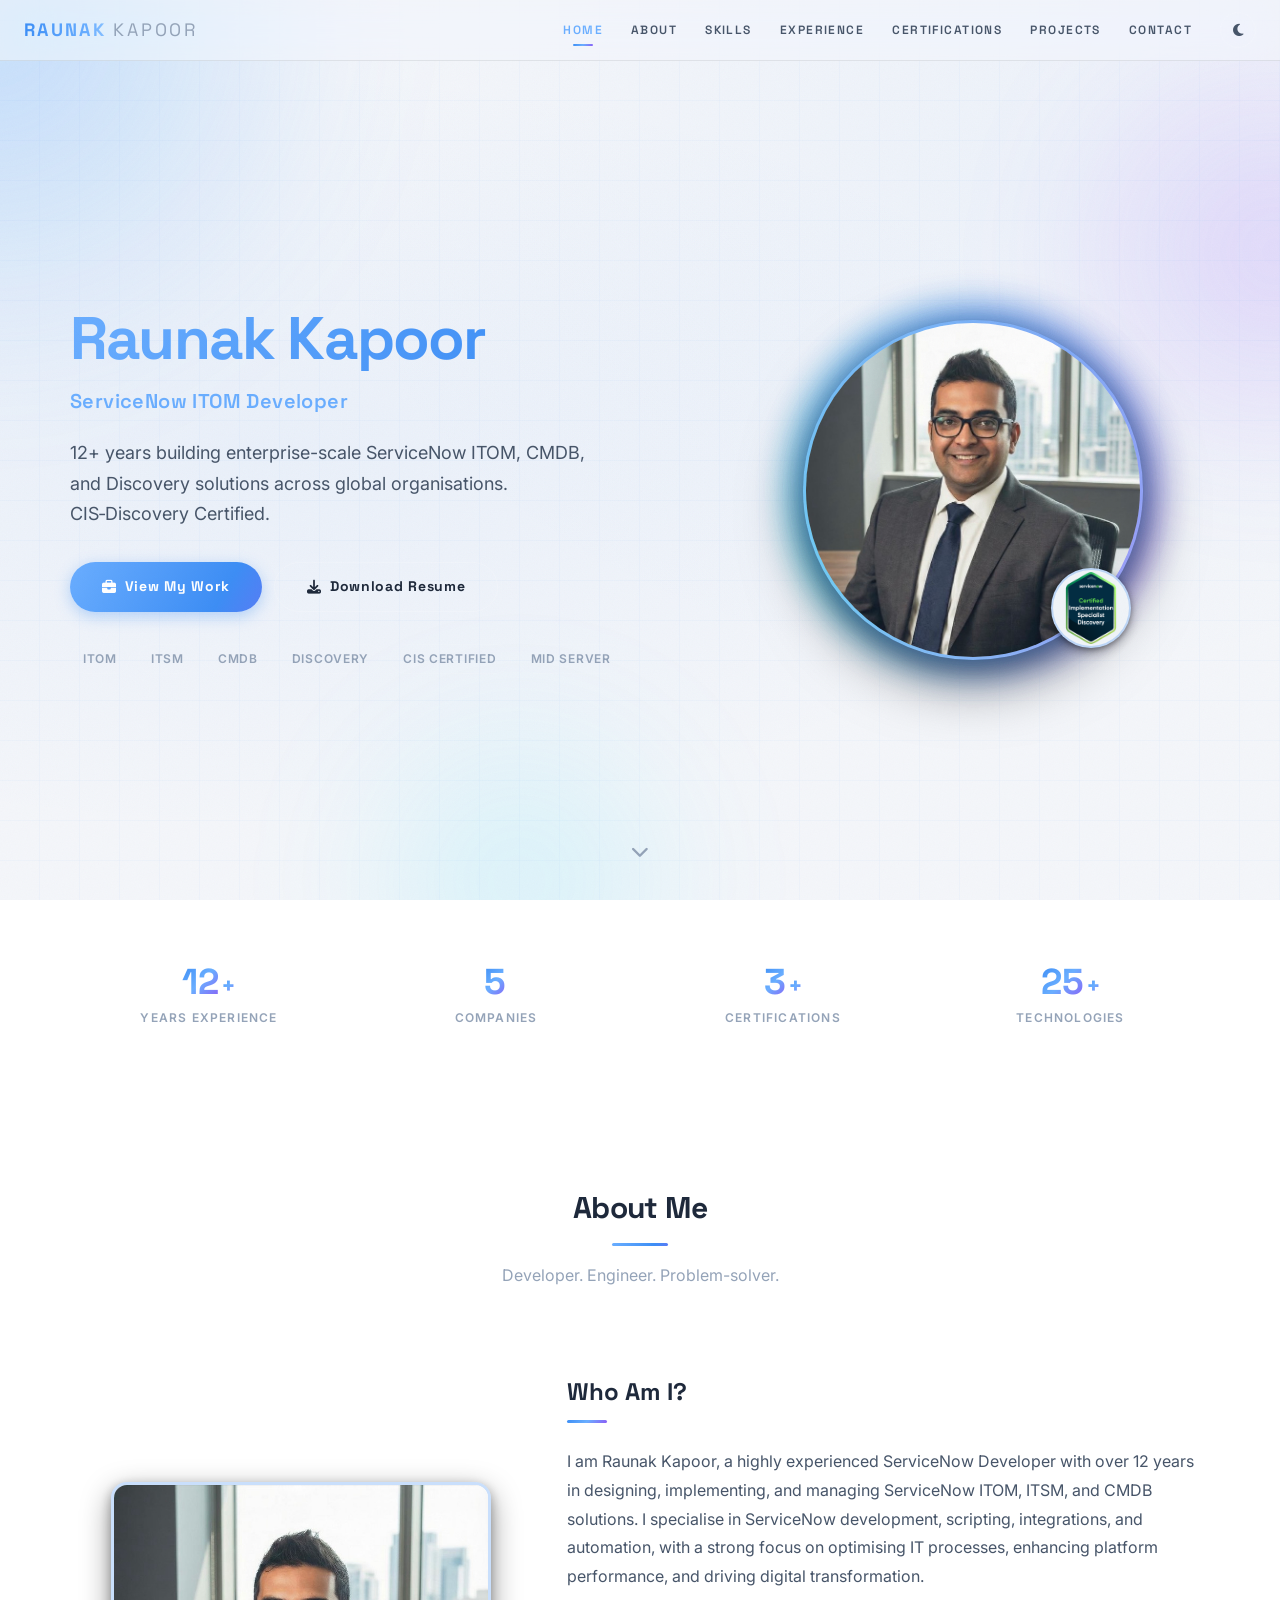
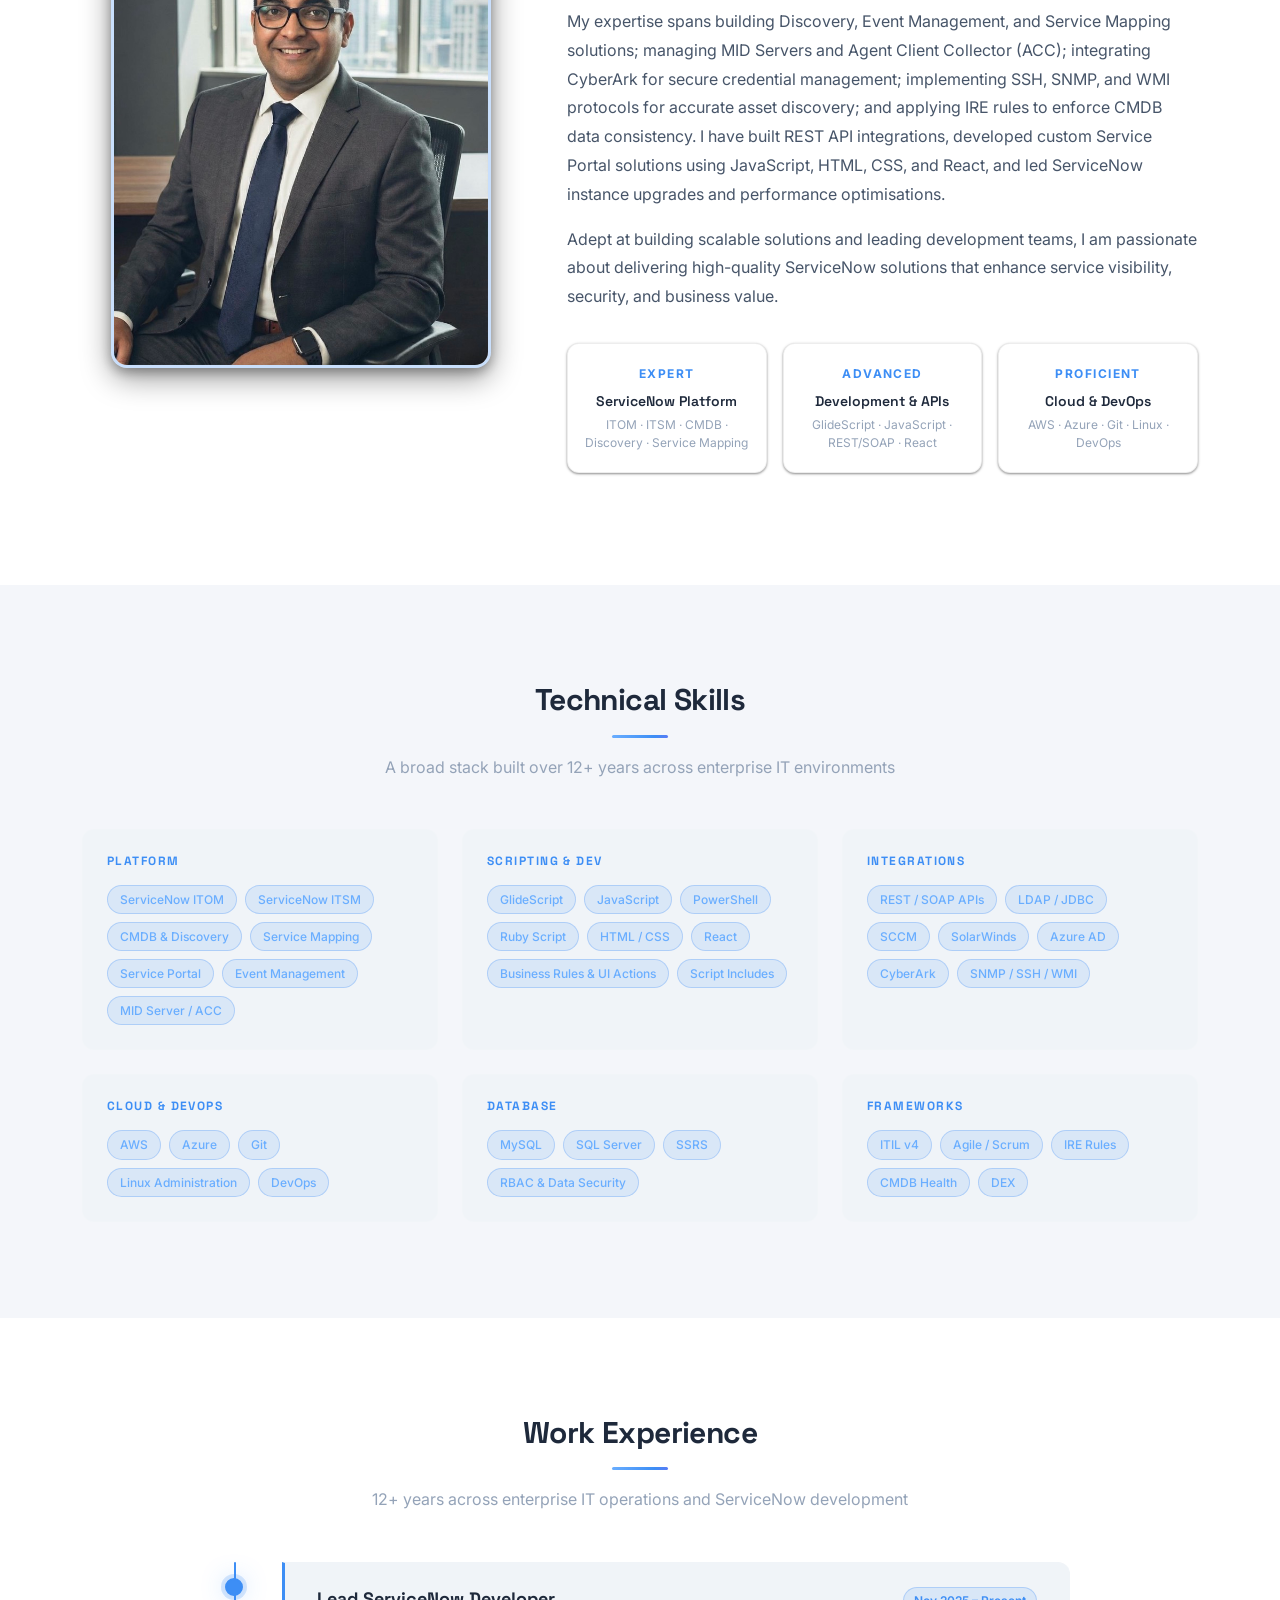
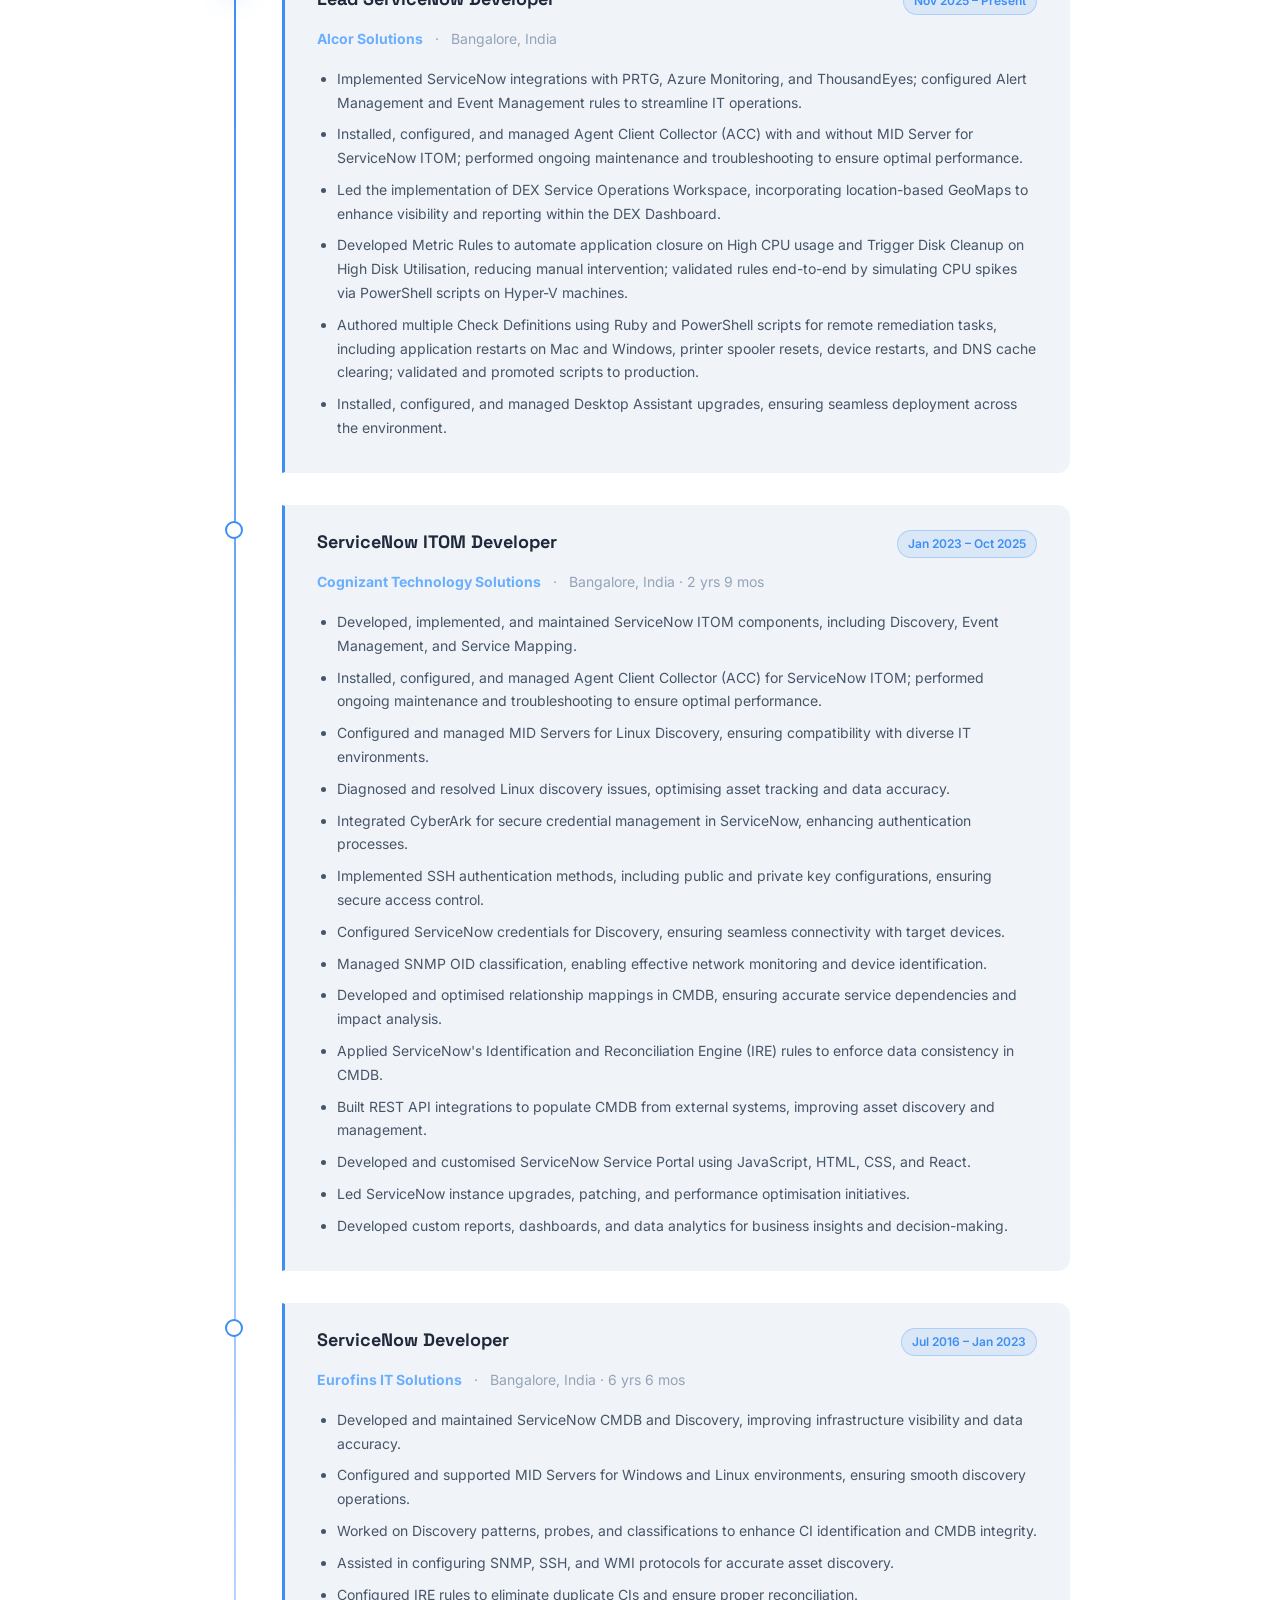
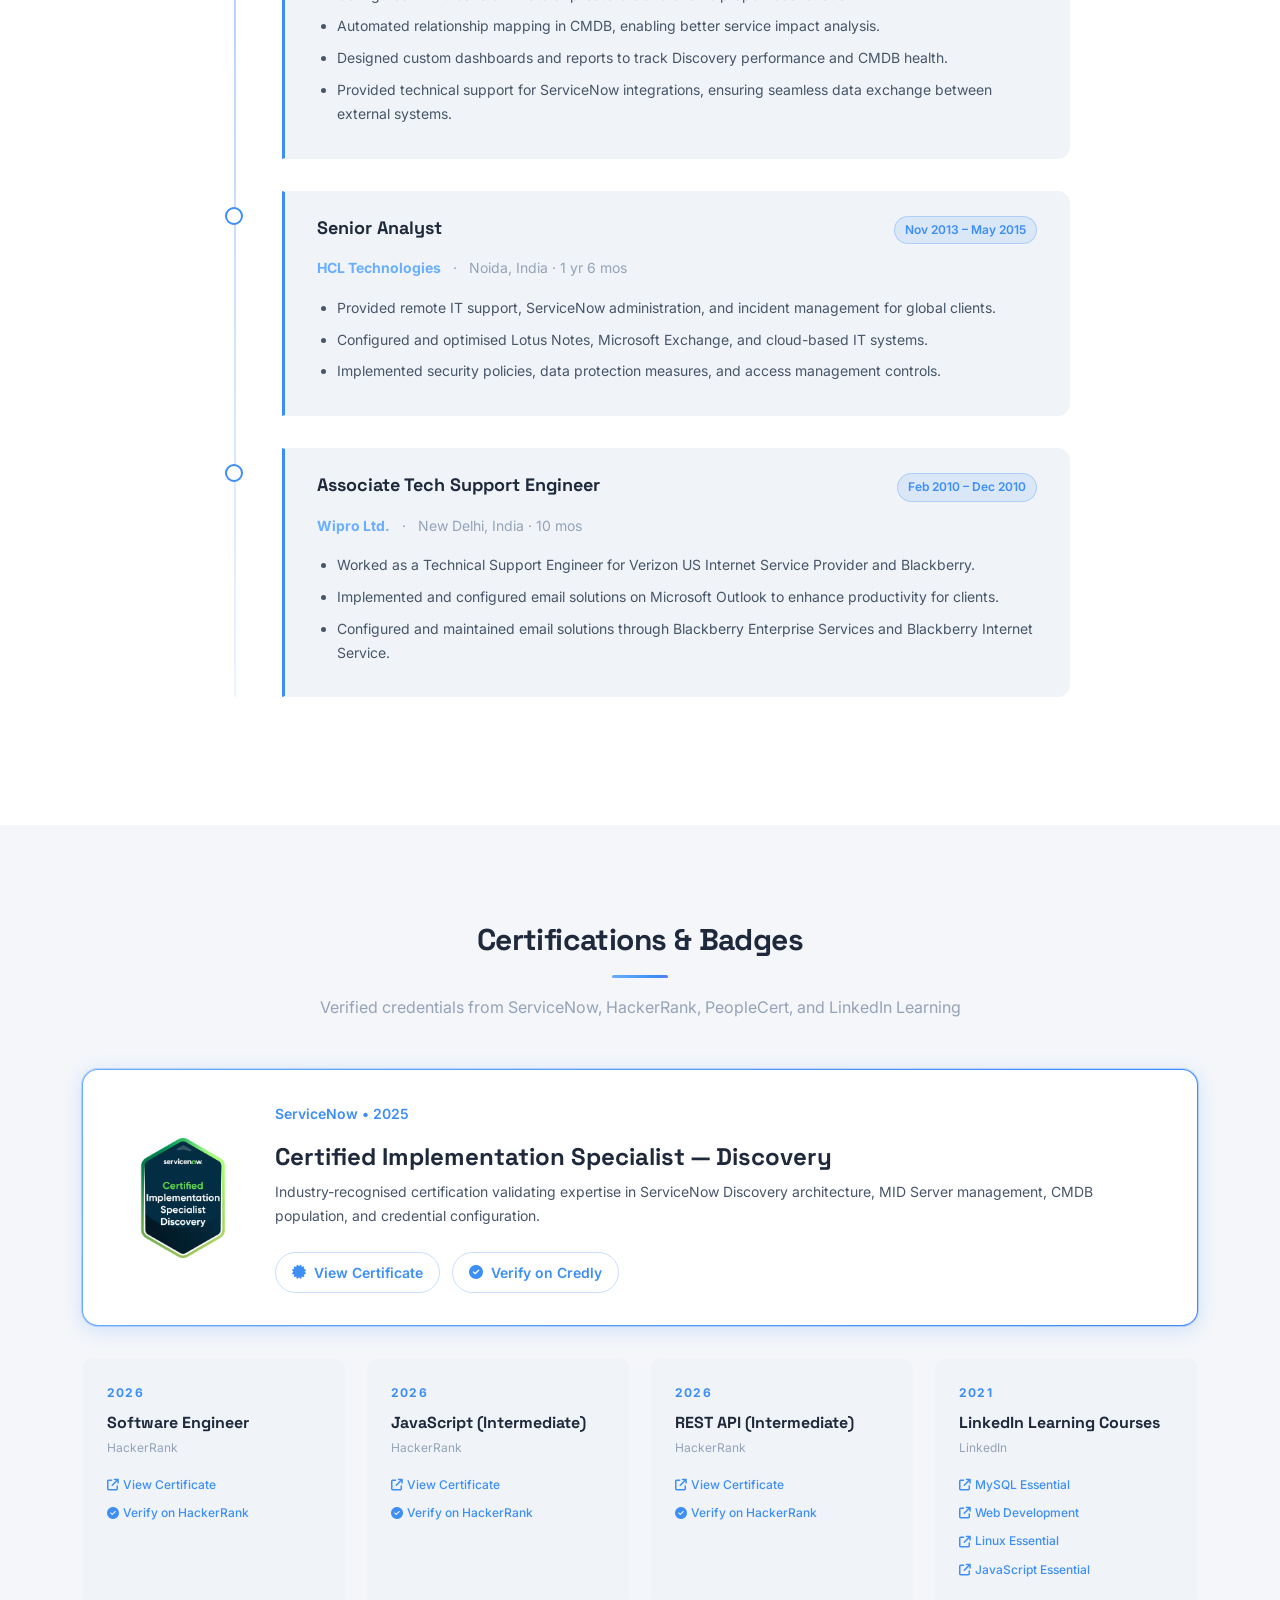
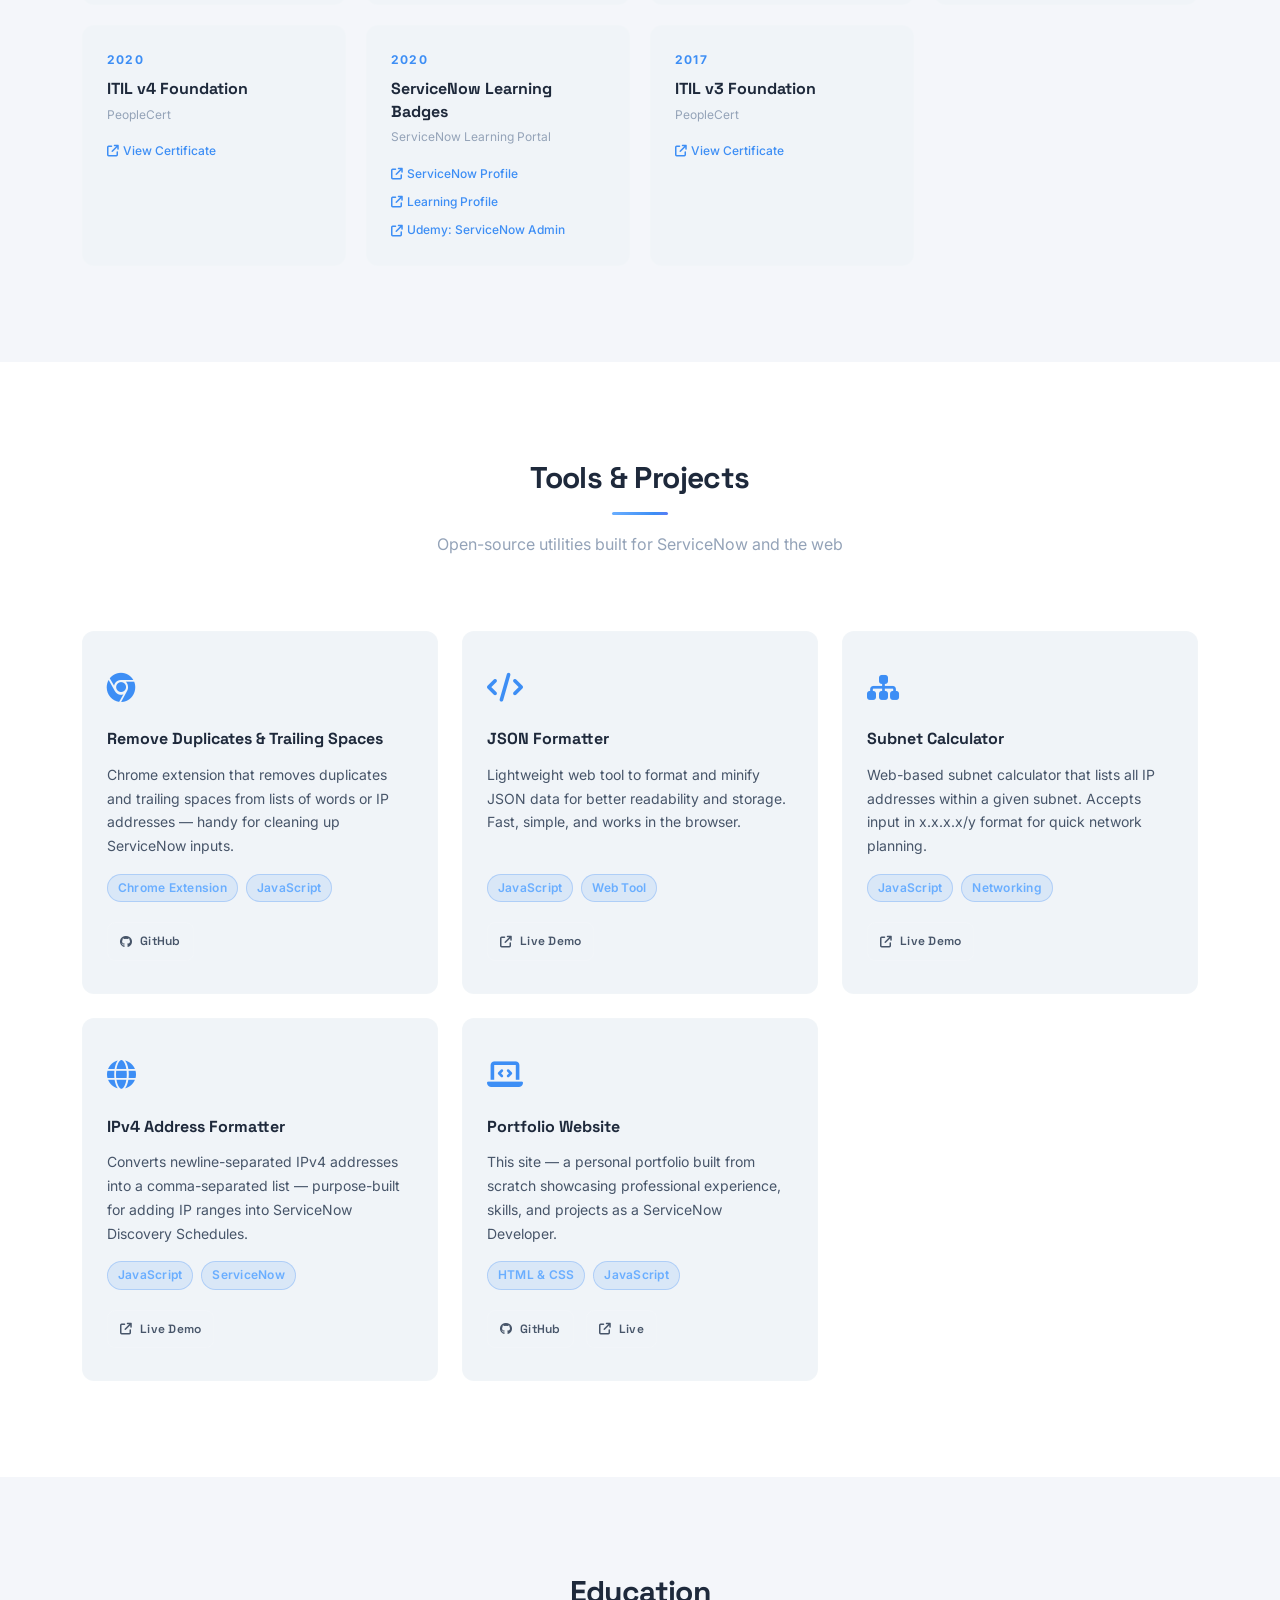
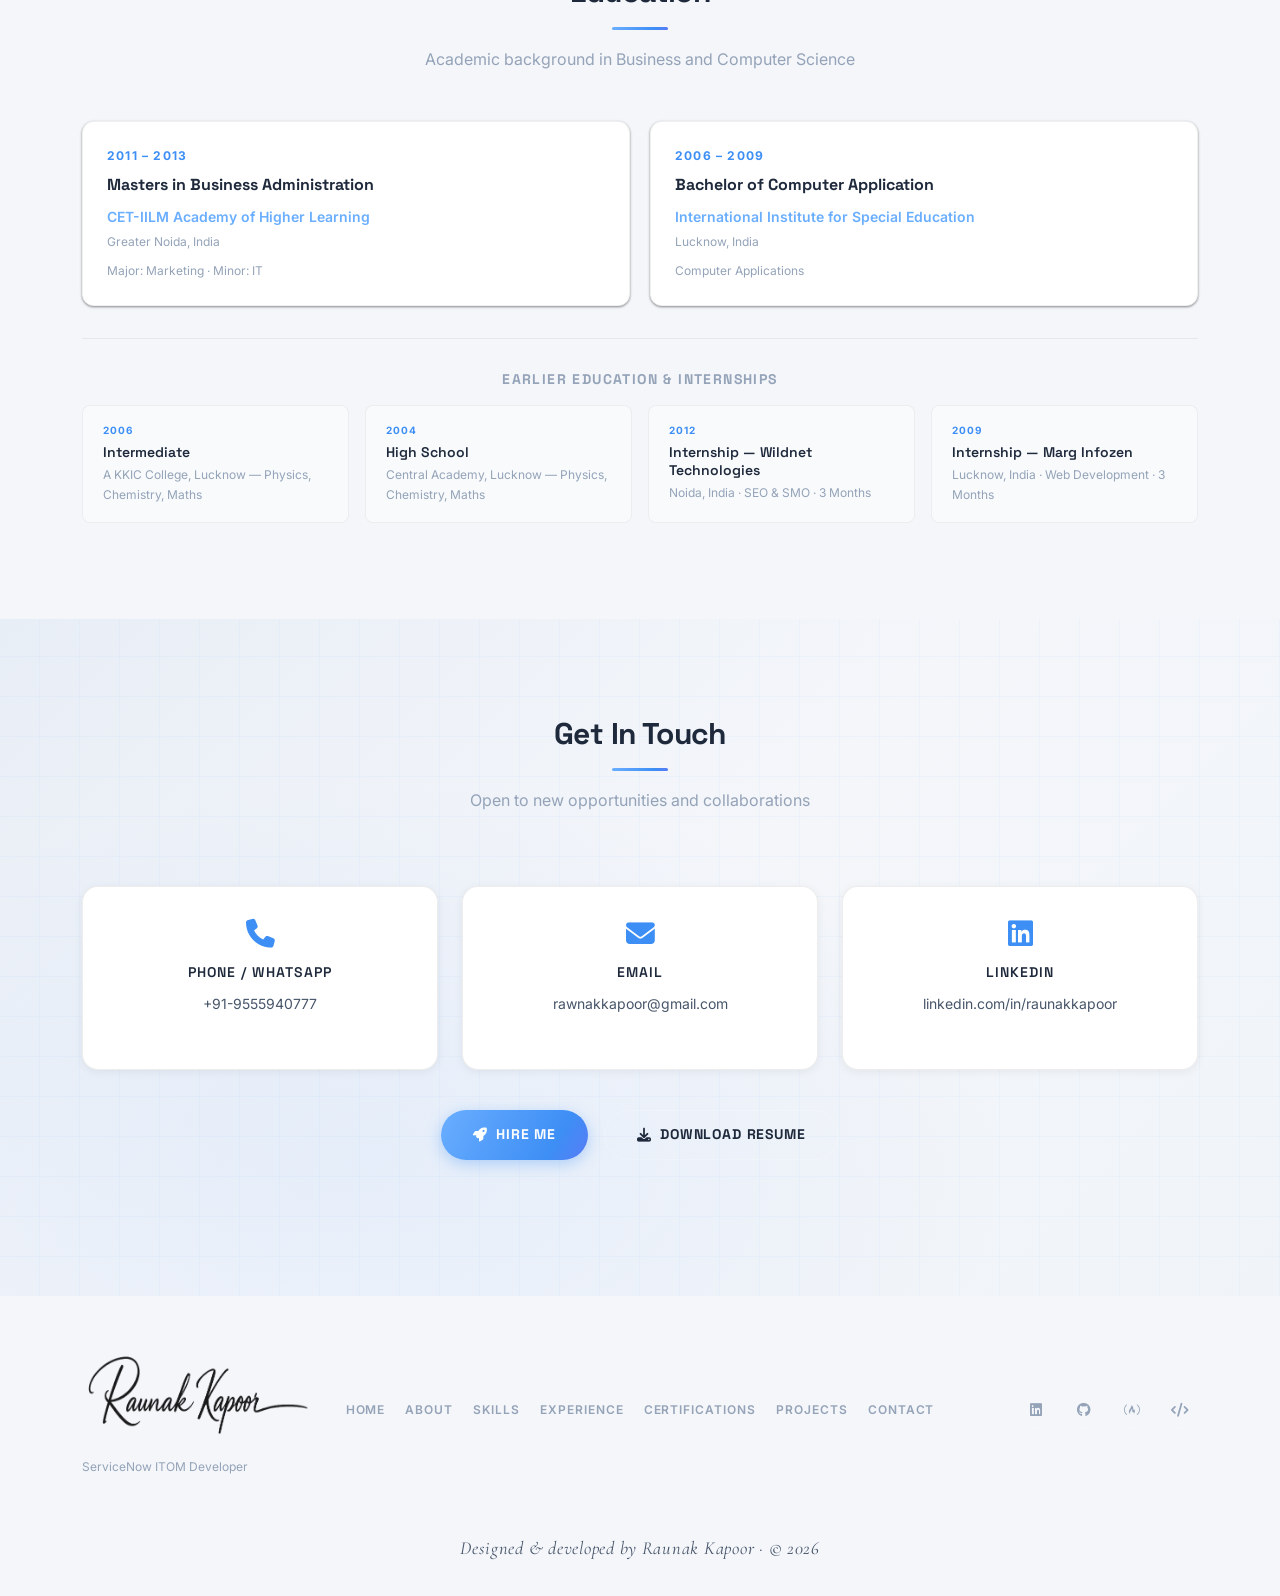
<file: index.html>
<!DOCTYPE html>
<html lang="en">
<head>
  <meta charset="UTF-8">
  <meta name="viewport" content="width=device-width, initial-scale=1.0">
  <meta name="description" content="Raunak Kapoor — ServiceNow ITOM Developer with 12+ years designing enterprise-scale ITOM, ITSM, and CMDB solutions. CIS-Discovery Certified. Based in Bangalore, India.">
  <meta name="keywords" content="ServiceNow, ITOM, CMDB, Discovery, Event Management, MID Server, IT Operations, Bangalore, ServiceNow Developer, CIS Discovery">
  <meta name="author" content="Raunak Kapoor">
  <meta property="og:title" content="Raunak Kapoor | ServiceNow ITOM Developer">
  <meta property="og:description" content="ServiceNow Developer with 12+ years of experience in ITOM, ITSM, and CMDB. CIS-Discovery certified. Based in Bangalore, India.">
  <meta property="og:image" content="img/office-photo.jpg">
  <meta property="og:type" content="website">
  <link rel="icon" type="image/png" href="img/logo6.png">
  <link rel="apple-touch-icon" href="img/logo6.png">
  <title>Raunak Kapoor | ServiceNow ITOM Developer</title>

  <!-- DNS prefetch for CDN resources -->
  <link rel="dns-prefetch" href="//fonts.googleapis.com">
  <link rel="dns-prefetch" href="//cdnjs.cloudflare.com">
  <link rel="dns-prefetch" href="//cdn.jsdelivr.net">
  <link rel="preconnect" href="https://fonts.googleapis.com">
  <link rel="preconnect" href="https://fonts.gstatic.com" crossorigin>

  <!-- Preload hero image to eliminate LCP delay -->
  <link rel="preload" href="img/office-photo.jpg" as="image" fetchpriority="high">

  <!-- Google Fonts: Space Grotesk (headings) + Inter (body) + Cormorant Garamond (footer) -->
  <link href="https://fonts.googleapis.com/css2?family=Cormorant+Garamond:ital,wght@1,400;1,600&family=Inter:wght@400;500;600&family=Space+Grotesk:wght@600;700;800&display=swap" rel="stylesheet">

  <!-- Bootstrap 5.3.3 -->
  <link href="https://cdn.jsdelivr.net/npm/bootstrap@5.3.3/dist/css/bootstrap.min.css" rel="stylesheet" integrity="sha384-QWTKZyjpPEjISv5WaRU9OFeRpok6YctnYmDr5pNlyT2bRjXh0JMhjY6hW+ALEwIH" crossorigin="anonymous">

  <!-- Font Awesome 6.5.1 -->
  <link rel="stylesheet" href="https://cdnjs.cloudflare.com/ajax/libs/font-awesome/6.5.1/css/all.min.css" integrity="sha512-DTOQO9RWCH3ppGqcWaEA1BIZOC6xxalwEsw9c2QQeAIftl+Vegovlnee1c9QX4TctnWMn13TZye+giMm8e2LwA==" crossorigin="anonymous" referrerpolicy="no-referrer">

  <!-- Custom Stylesheet (last = highest specificity) -->
  <link rel="stylesheet" href="style.css">
</head>
<body>

<!-- Scroll progress + film-grain overlays (decorative) -->
<div class="scroll-progress" id="scrollProgress" aria-hidden="true"></div>
<div class="grain" aria-hidden="true"></div>

<!-- ===================== NAVBAR ===================== -->
<div class="nav-bar" id="mainNav">
  <nav class="navbar navbar-expand-lg">
    <a class="navbar-brand brand-text" href="#header">
      <span class="brand-first">RAUNAK</span><span class="brand-sep">&nbsp;</span><span class="brand-last">KAPOOR</span>
    </a>

    <div class="nav-extras d-flex d-lg-none ms-auto me-2">
      <button class="theme-toggle" id="themeToggle" aria-label="Toggle theme">
        <i class="fa-solid fa-sun" id="themeIcon"></i>
      </button>
    </div>

    <button class="navbar-toggler" type="button" id="navbarToggler"
            aria-controls="navbarNav" aria-expanded="false" aria-label="Toggle navigation">
      <i class="fa-solid fa-bars"></i>
    </button>

    <div class="collapse navbar-collapse" id="navbarNav">
      <ul class="navbar-nav ms-auto">
        <li class="nav-item"><a class="nav-link" href="#header">Home</a></li>
        <li class="nav-item"><a class="nav-link" href="#about">About</a></li>
        <li class="nav-item"><a class="nav-link" href="#skills">Skills</a></li>
        <li class="nav-item"><a class="nav-link" href="#experience">Experience</a></li>
        <li class="nav-item"><a class="nav-link" href="#certifications">Certifications</a></li>
        <li class="nav-item"><a class="nav-link" href="#projects">Projects</a></li>
        <li class="nav-item"><a class="nav-link" href="#contact">Contact</a></li>
      </ul>
      <div class="nav-extras d-none d-lg-flex ms-3">
        <button class="theme-toggle" id="themeToggleDesktop" aria-label="Toggle theme">
          <i class="fa-solid fa-sun" id="themeIconDesktop"></i>
        </button>
      </div>
    </div>
  </nav>
</div>

<!-- ===================== HERO ===================== -->
<section id="header">
  <div class="hero-aurora" aria-hidden="true">
    <span class="blob-1"></span>
    <span class="blob-2"></span>
    <span class="blob-3"></span>
  </div>
  <div class="container">
    <div class="row align-items-center" style="min-height:100svh; min-height:100vh; padding-top:80px;">

      <div class="col-lg-7 col-md-12 hero-content reveal">

        <h1 class="hero-name">Raunak Kapoor</h1>
        <p class="hero-title">ServiceNow ITOM Developer</p>
        <p class="hero-bio">
          12+ years building enterprise-scale ServiceNow ITOM, CMDB, and Discovery solutions across global organisations. CIS&#8209;Discovery Certified.
        </p>

        <div class="hero-actions">
          <a href="#experience" class="btn-primary-hero">
            <i class="fa-solid fa-briefcase"></i> View My Work
          </a>
          <a href="https://drive.google.com/drive/folders/101HxyZVD9Mq6vqf6lcx9rrAVeZbwlXb_?usp=sharing"
             target="_blank" rel="noopener noreferrer" class="btn-ghost-hero">
            <i class="fa-solid fa-download"></i> Download Resume
          </a>
        </div>

        <div class="hero-tags">
          <span>ITOM</span>
          <span>ITSM</span>
          <span>CMDB</span>
          <span>Discovery</span>
          <span>CIS Certified</span>
          <span>MID Server</span>
        </div>
      </div>

      <div class="col-lg-5 col-md-12 hero-photo-col reveal">
        <div class="hero-photo-wrapper">
          <img src="img/office-photo.jpg" class="hero-photo" alt="Raunak Kapoor"
               loading="eager" fetchpriority="high" width="380" height="380">
          <div class="hero-badge-overlay">
            <a href="https://www.credly.com/badges/e5245bd7-6861-4273-ab3b-8231d3bc1df1/public_url"
               target="_blank" rel="noopener noreferrer" title="View CIS-Discovery badge on Credly">
              <img src="img/cis-discovery-badge.png" alt="CIS Discovery Certified" width="72" height="72" loading="eager">
            </a>
          </div>
        </div>
      </div>

    </div>
  </div>
  <a href="#stats" class="hero-scroll-hint" aria-label="Scroll down">
    <i class="fa-solid fa-chevron-down"></i>
  </a>
</section>

<!-- ===================== STATS BAR ===================== -->
<section id="stats" class="stats-bar">
  <div class="container">
    <div class="stats-grid">
      <div class="stat-item reveal reveal-stagger">
        <div class="stat-value-row">
          <span class="stat-number" data-target="12">0</span>
          <span class="stat-suffix">+</span>
        </div>
        <span class="stat-label">Years Experience</span>
      </div>
      <div class="stat-item reveal reveal-stagger">
        <div class="stat-value-row">
          <span class="stat-number" data-target="5">0</span>
          <span class="stat-suffix"></span>
        </div>
        <span class="stat-label">Companies</span>
      </div>
      <div class="stat-item reveal reveal-stagger">
        <div class="stat-value-row">
          <span class="stat-number" data-target="3">0</span>
          <span class="stat-suffix">+</span>
        </div>
        <span class="stat-label">Certifications</span>
      </div>
      <div class="stat-item reveal reveal-stagger">
        <div class="stat-value-row">
          <span class="stat-number" data-target="25">0</span>
          <span class="stat-suffix">+</span>
        </div>
        <span class="stat-label">Technologies</span>
      </div>
    </div>
  </div>
</section>

<!-- ===================== ABOUT ===================== -->
<section class="about-section" id="about">
  <div class="container">
    <h2 class="section-heading reveal">About Me</h2>
    <p class="section-sub reveal">Developer. Engineer. Problem-solver.</p>
    <div class="row align-items-center gy-4 gx-0 gx-lg-5 mt-2">

      <div class="col-md-5 text-center reveal">
        <img src="img/office-photo.jpg" class="profile-photo" alt="Raunak Kapoor"
             loading="lazy" width="380" height="380">
      </div>

      <div class="col-md-7 about-text-col reveal">
        <h3 class="about-heading" id="who-am-i">Who Am I?</h3>
        <div class="whoami">
          <p>
            I am Raunak Kapoor, a highly experienced ServiceNow Developer with over 12 years in designing, implementing, and managing ServiceNow ITOM, ITSM, and CMDB solutions. I specialise in ServiceNow development, scripting, integrations, and automation, with a strong focus on optimising IT processes, enhancing platform performance, and driving digital transformation.
          </p>
          <p>
            My expertise spans building Discovery, Event Management, and Service Mapping solutions; managing MID Servers and Agent Client Collector (ACC); integrating CyberArk for secure credential management; implementing SSH, SNMP, and WMI protocols for accurate asset discovery; and applying IRE rules to enforce CMDB data consistency. I have built REST API integrations, developed custom Service Portal solutions using JavaScript, HTML, CSS, and React, and led ServiceNow instance upgrades and performance optimisations.
          </p>
          <p>
            Adept at building scalable solutions and leading development teams, I am passionate about delivering high-quality ServiceNow solutions that enhance service visibility, security, and business value.
          </p>
        </div>

        <div class="expertise-grid">
          <div class="expertise-card">
            <div class="expertise-level">Expert</div>
            <h5>ServiceNow Platform</h5>
            <p>ITOM · ITSM · CMDB · Discovery · Service Mapping</p>
          </div>
          <div class="expertise-card">
            <div class="expertise-level">Advanced</div>
            <h5>Development &amp; APIs</h5>
            <p>GlideScript · JavaScript · REST/SOAP · React</p>
          </div>
          <div class="expertise-card">
            <div class="expertise-level">Proficient</div>
            <h5>Cloud &amp; DevOps</h5>
            <p>AWS · Azure · Git · Linux · DevOps</p>
          </div>
        </div>
      </div>

    </div>
  </div>
</section>

<!-- ===================== SKILLS MATRIX ===================== -->
<section class="skills-section" id="skills">
  <div class="container">
    <h2 class="section-heading reveal">Technical Skills</h2>
    <p class="section-sub reveal">A broad stack built over 12+ years across enterprise IT environments</p>

    <div class="skills-matrix">

      <div class="skill-group reveal reveal-stagger">
        <h4 class="skill-group-label">Platform</h4>
        <div class="skill-tags">
          <span class="skill-tag">ServiceNow ITOM</span>
          <span class="skill-tag">ServiceNow ITSM</span>
          <span class="skill-tag">CMDB &amp; Discovery</span>
          <span class="skill-tag">Service Mapping</span>
          <span class="skill-tag">Service Portal</span>
          <span class="skill-tag">Event Management</span>
          <span class="skill-tag">MID Server / ACC</span>
        </div>
      </div>

      <div class="skill-group reveal reveal-stagger">
        <h4 class="skill-group-label">Scripting &amp; Dev</h4>
        <div class="skill-tags">
          <span class="skill-tag">GlideScript</span>
          <span class="skill-tag">JavaScript</span>
          <span class="skill-tag">PowerShell</span>
          <span class="skill-tag">Ruby Script</span>
          <span class="skill-tag">HTML / CSS</span>
          <span class="skill-tag">React</span>
          <span class="skill-tag">Business Rules &amp; UI Actions</span>
          <span class="skill-tag">Script Includes</span>
        </div>
      </div>

      <div class="skill-group reveal reveal-stagger">
        <h4 class="skill-group-label">Integrations</h4>
        <div class="skill-tags">
          <span class="skill-tag">REST / SOAP APIs</span>
          <span class="skill-tag">LDAP / JDBC</span>
          <span class="skill-tag">SCCM</span>
          <span class="skill-tag">SolarWinds</span>
          <span class="skill-tag">Azure AD</span>
          <span class="skill-tag">CyberArk</span>
          <span class="skill-tag">SNMP / SSH / WMI</span>
        </div>
      </div>

      <div class="skill-group reveal reveal-stagger">
        <h4 class="skill-group-label">Cloud &amp; DevOps</h4>
        <div class="skill-tags">
          <span class="skill-tag">AWS</span>
          <span class="skill-tag">Azure</span>
          <span class="skill-tag">Git</span>
          <span class="skill-tag">Linux Administration</span>
          <span class="skill-tag">DevOps</span>
        </div>
      </div>

      <div class="skill-group reveal reveal-stagger">
        <h4 class="skill-group-label">Database</h4>
        <div class="skill-tags">
          <span class="skill-tag">MySQL</span>
          <span class="skill-tag">SQL Server</span>
          <span class="skill-tag">SSRS</span>
          <span class="skill-tag">RBAC &amp; Data Security</span>
        </div>
      </div>

      <div class="skill-group reveal reveal-stagger">
        <h4 class="skill-group-label">Frameworks</h4>
        <div class="skill-tags">
          <span class="skill-tag">ITIL v4</span>
          <span class="skill-tag">Agile / Scrum</span>
          <span class="skill-tag">IRE Rules</span>
          <span class="skill-tag">CMDB Health</span>
          <span class="skill-tag">DEX</span>
        </div>
      </div>

    </div>
  </div>
</section>

<!-- ===================== EXPERIENCE ===================== -->
<section class="experience-section" id="experience">
  <div class="container">
    <h2 class="section-heading reveal">Work Experience</h2>
    <p class="section-sub reveal">12+ years across enterprise IT operations and ServiceNow development</p>

    <ul class="timeline mt-5">

      <!-- Alcor Solutions -->
      <li class="timeline-item reveal reveal-left">
        <div class="timeline-card">
          <div class="timeline-header">
            <h3 class="timeline-role">Lead ServiceNow Developer</h3>
            <span class="timeline-date">Nov 2025 &ndash; Present</span>
          </div>
          <div class="timeline-meta">
            <span class="timeline-company">Alcor Solutions</span>
            <span class="timeline-location">Bangalore, India</span>
          </div>
          <ul class="job-bullets">
            <li>Implemented ServiceNow integrations with PRTG, Azure Monitoring, and ThousandEyes; configured Alert Management and Event Management rules to streamline IT operations.</li>
            <li>Installed, configured, and managed Agent Client Collector (ACC) with and without MID Server for ServiceNow ITOM; performed ongoing maintenance and troubleshooting to ensure optimal performance.</li>
            <li>Led the implementation of DEX Service Operations Workspace, incorporating location-based GeoMaps to enhance visibility and reporting within the DEX Dashboard.</li>
            <li>Developed Metric Rules to automate application closure on High CPU usage and Trigger Disk Cleanup on High Disk Utilisation, reducing manual intervention; validated rules end-to-end by simulating CPU spikes via PowerShell scripts on Hyper-V machines.</li>
            <li>Authored multiple Check Definitions using Ruby and PowerShell scripts for remote remediation tasks, including application restarts on Mac and Windows, printer spooler resets, device restarts, and DNS cache clearing; validated and promoted scripts to production.</li>
            <li>Installed, configured, and managed Desktop Assistant upgrades, ensuring seamless deployment across the environment.</li>
          </ul>
        </div>
      </li>

      <!-- Cognizant -->
      <li class="timeline-item reveal reveal-left">
        <div class="timeline-card">
          <div class="timeline-header">
            <h3 class="timeline-role">ServiceNow ITOM Developer</h3>
            <span class="timeline-date">Jan 2023 &ndash; Oct 2025</span>
          </div>
          <div class="timeline-meta">
            <span class="timeline-company">Cognizant Technology Solutions</span>
            <span class="timeline-location">Bangalore, India &middot; 2 yrs 9 mos</span>
          </div>
          <ul class="job-bullets">
            <li>Developed, implemented, and maintained ServiceNow ITOM components, including Discovery, Event Management, and Service Mapping.</li>
            <li>Installed, configured, and managed Agent Client Collector (ACC) for ServiceNow ITOM; performed ongoing maintenance and troubleshooting to ensure optimal performance.</li>
            <li>Configured and managed MID Servers for Linux Discovery, ensuring compatibility with diverse IT environments.</li>
            <li>Diagnosed and resolved Linux discovery issues, optimising asset tracking and data accuracy.</li>
            <li>Integrated CyberArk for secure credential management in ServiceNow, enhancing authentication processes.</li>
            <li>Implemented SSH authentication methods, including public and private key configurations, ensuring secure access control.</li>
            <li>Configured ServiceNow credentials for Discovery, ensuring seamless connectivity with target devices.</li>
            <li>Managed SNMP OID classification, enabling effective network monitoring and device identification.</li>
            <li>Developed and optimised relationship mappings in CMDB, ensuring accurate service dependencies and impact analysis.</li>
            <li>Applied ServiceNow's Identification and Reconciliation Engine (IRE) rules to enforce data consistency in CMDB.</li>
            <li>Built REST API integrations to populate CMDB from external systems, improving asset discovery and management.</li>
            <li>Developed and customised ServiceNow Service Portal using JavaScript, HTML, CSS, and React.</li>
            <li>Led ServiceNow instance upgrades, patching, and performance optimisation initiatives.</li>
            <li>Developed custom reports, dashboards, and data analytics for business insights and decision-making.</li>
          </ul>
        </div>
      </li>

      <!-- Eurofins -->
      <li class="timeline-item reveal reveal-left">
        <div class="timeline-card">
          <div class="timeline-header">
            <h3 class="timeline-role">ServiceNow Developer</h3>
            <span class="timeline-date">Jul 2016 &ndash; Jan 2023</span>
          </div>
          <div class="timeline-meta">
            <span class="timeline-company">Eurofins IT Solutions</span>
            <span class="timeline-location">Bangalore, India &middot; 6 yrs 6 mos</span>
          </div>
          <ul class="job-bullets">
            <li>Developed and maintained ServiceNow CMDB and Discovery, improving infrastructure visibility and data accuracy.</li>
            <li>Configured and supported MID Servers for Windows and Linux environments, ensuring smooth discovery operations.</li>
            <li>Worked on Discovery patterns, probes, and classifications to enhance CI identification and CMDB integrity.</li>
            <li>Assisted in configuring SNMP, SSH, and WMI protocols for accurate asset discovery.</li>
            <li>Configured IRE rules to eliminate duplicate CIs and ensure proper reconciliation.</li>
            <li>Automated relationship mapping in CMDB, enabling better service impact analysis.</li>
            <li>Designed custom dashboards and reports to track Discovery performance and CMDB health.</li>
            <li>Provided technical support for ServiceNow integrations, ensuring seamless data exchange between external systems.</li>
          </ul>
        </div>
      </li>

      <!-- HCL -->
      <li class="timeline-item reveal reveal-left">
        <div class="timeline-card">
          <div class="timeline-header">
            <h3 class="timeline-role">Senior Analyst</h3>
            <span class="timeline-date">Nov 2013 &ndash; May 2015</span>
          </div>
          <div class="timeline-meta">
            <span class="timeline-company">HCL Technologies</span>
            <span class="timeline-location">Noida, India &middot; 1 yr 6 mos</span>
          </div>
          <ul class="job-bullets">
            <li>Provided remote IT support, ServiceNow administration, and incident management for global clients.</li>
            <li>Configured and optimised Lotus Notes, Microsoft Exchange, and cloud-based IT systems.</li>
            <li>Implemented security policies, data protection measures, and access management controls.</li>
          </ul>
        </div>
      </li>

      <!-- Wipro -->
      <li class="timeline-item reveal reveal-left">
        <div class="timeline-card">
          <div class="timeline-header">
            <h3 class="timeline-role">Associate Tech Support Engineer</h3>
            <span class="timeline-date">Feb 2010 &ndash; Dec 2010</span>
          </div>
          <div class="timeline-meta">
            <span class="timeline-company">Wipro Ltd.</span>
            <span class="timeline-location">New Delhi, India &middot; 10 mos</span>
          </div>
          <ul class="job-bullets">
            <li>Worked as a Technical Support Engineer for Verizon US Internet Service Provider and Blackberry.</li>
            <li>Implemented and configured email solutions on Microsoft Outlook to enhance productivity for clients.</li>
            <li>Configured and maintained email solutions through Blackberry Enterprise Services and Blackberry Internet Service.</li>
          </ul>
        </div>
      </li>

    </ul>
  </div>
</section>

<!-- ===================== CERTIFICATIONS ===================== -->
<section class="certifications-section" id="certifications">
  <div class="container">
    <h2 class="section-heading reveal">Certifications &amp; Badges</h2>
    <p class="section-sub reveal">Verified credentials from ServiceNow, HackerRank, PeopleCert, and LinkedIn Learning</p>

    <!-- Featured: CIS Discovery -->
    <div class="cert-featured reveal">
      <div class="cert-featured-badge">
        <a href="https://www.credly.com/badges/e5245bd7-6861-4273-ab3b-8231d3bc1df1/public_url"
           target="_blank" rel="noopener noreferrer" title="Verify on Credly">
          <img src="img/cis-discovery-badge.png"
               alt="ServiceNow CIS Discovery Badge" width="120" height="120" loading="lazy">
        </a>
      </div>
      <div class="cert-featured-content">
        <p class="cert-featured-issuer">ServiceNow &bull; 2025</p>
        <h3 class="cert-featured-title">Certified Implementation Specialist &mdash; Discovery</h3>
        <p style="color: var(--color-text-secondary); font-size: var(--text-sm); margin-bottom: 1.5rem;">
          Industry-recognised certification validating expertise in ServiceNow Discovery architecture, MID Server management, CMDB population, and credential configuration.
        </p>
        <div style="display:flex; gap: 0.75rem; flex-wrap: wrap;">
          <a href="https://drive.google.com/file/d/1p0f4FpdmNYzn8zhm39UK_V2gg-uGvQGX/view?usp=sharing"
             target="_blank" rel="noopener noreferrer" class="cert-featured-link">
            <i class="fa-solid fa-certificate"></i> View Certificate
          </a>
          <a href="https://www.credly.com/badges/e5245bd7-6861-4273-ab3b-8231d3bc1df1/public_url"
             target="_blank" rel="noopener noreferrer" class="cert-featured-link">
            <i class="fa-solid fa-circle-check"></i> Verify on Credly
          </a>
        </div>
      </div>
    </div>

    <!-- Cert grid -->
    <div class="cert-grid">

      <div class="cert-card reveal reveal-stagger">
        <div class="cert-year">2026</div>
        <h4>Software Engineer</h4>
        <p class="cert-issuer">HackerRank</p>
        <div class="cert-links">
          <a href="https://drive.google.com/file/d/1aLL2yrKuPCGcRdB0Nk6Yz0tTaOlNar0E/view?usp=sharing"
             target="_blank" rel="noopener noreferrer" class="cert-link">
            <i class="fa-solid fa-arrow-up-right-from-square"></i> View Certificate
          </a>
          <a href="https://www.hackerrank.com/certificates/ad0eb078b65f"
             target="_blank" rel="noopener noreferrer" class="cert-link">
            <i class="fa-solid fa-circle-check"></i> Verify on HackerRank
          </a>
        </div>
      </div>

      <div class="cert-card reveal reveal-stagger">
        <div class="cert-year">2026</div>
        <h4>JavaScript (Intermediate)</h4>
        <p class="cert-issuer">HackerRank</p>
        <div class="cert-links">
          <a href="https://drive.google.com/file/d/16I7Sgqg5XClEnN0lUvUBsMEcYlXYSshl/view?usp=sharing"
             target="_blank" rel="noopener noreferrer" class="cert-link">
            <i class="fa-solid fa-arrow-up-right-from-square"></i> View Certificate
          </a>
          <a href="https://www.hackerrank.com/certificates/1c96ac7f0f3b"
             target="_blank" rel="noopener noreferrer" class="cert-link">
            <i class="fa-solid fa-circle-check"></i> Verify on HackerRank
          </a>
        </div>
      </div>

      <div class="cert-card reveal reveal-stagger">
        <div class="cert-year">2026</div>
        <h4>REST API (Intermediate)</h4>
        <p class="cert-issuer">HackerRank</p>
        <div class="cert-links">
          <a href="https://drive.google.com/file/d/158bEyn8banH3QGAlrKHN78xoTVChN_X2/view?usp=sharing"
             target="_blank" rel="noopener noreferrer" class="cert-link">
            <i class="fa-solid fa-arrow-up-right-from-square"></i> View Certificate
          </a>
          <a href="https://www.hackerrank.com/certificates/ccdf8f39aa67"
             target="_blank" rel="noopener noreferrer" class="cert-link">
            <i class="fa-solid fa-circle-check"></i> Verify on HackerRank
          </a>
        </div>
      </div>

      <div class="cert-card reveal reveal-stagger">
        <div class="cert-year">2021</div>
        <h4>LinkedIn Learning Courses</h4>
        <p class="cert-issuer">LinkedIn</p>
        <div class="cert-links">
          <a href="https://drive.google.com/file/d/1U-ZrnI9xldRbW1-IeYf8RxPcCXmo52Iq/view?usp=sharing"
             target="_blank" rel="noopener noreferrer" class="cert-link">
            <i class="fa-solid fa-arrow-up-right-from-square"></i> MySQL Essential
          </a>
          <a href="https://drive.google.com/file/d/1ta_wukrH9-X-_GkQbKBiQUqnDMrF-aEs/view?usp=sharing"
             target="_blank" rel="noopener noreferrer" class="cert-link">
            <i class="fa-solid fa-arrow-up-right-from-square"></i> Web Development
          </a>
          <a href="https://drive.google.com/file/d/13t7cKFpENjqHc0QLHbWr_cncMnJw2ZGs/view?usp=sharing"
             target="_blank" rel="noopener noreferrer" class="cert-link">
            <i class="fa-solid fa-arrow-up-right-from-square"></i> Linux Essential
          </a>
          <a href="https://drive.google.com/file/d/1otK6zc-mQtqoifYrBfSP9sHhafI6jOux/view?usp=sharing"
             target="_blank" rel="noopener noreferrer" class="cert-link">
            <i class="fa-solid fa-arrow-up-right-from-square"></i> JavaScript Essential
          </a>
        </div>
      </div>

      <div class="cert-card reveal reveal-stagger">
        <div class="cert-year">2020</div>
        <h4>ITIL v4 Foundation</h4>
        <p class="cert-issuer">PeopleCert</p>
        <div class="cert-links">
          <a href="https://drive.google.com/file/d/10BRXai2CSKR9M5LCy9t6lQf-ArkS1kfX/view?usp=sharing"
             target="_blank" rel="noopener noreferrer" class="cert-link">
            <i class="fa-solid fa-arrow-up-right-from-square"></i> View Certificate
          </a>
        </div>
      </div>

      <div class="cert-card reveal reveal-stagger">
        <div class="cert-year">2020</div>
        <h4>ServiceNow Learning Badges</h4>
        <p class="cert-issuer">ServiceNow Learning Portal</p>
        <div class="cert-links">
          <a href="https://account.servicenow.com/personal-data/11ea57e13/ad56fbe80/a806e4a75/ae71eHNYJ/resume.html"
             target="_blank" rel="noopener noreferrer" class="cert-link">
            <i class="fa-solid fa-arrow-up-right-from-square"></i> ServiceNow Profile
          </a>
          <a href="https://learning.servicenow.com/lxp?id=nl_public&user=raunakkapo030970"
             target="_blank" rel="noopener noreferrer" class="cert-link">
            <i class="fa-solid fa-arrow-up-right-from-square"></i> Learning Profile
          </a>
          <a href="https://www.udemy.com/certificate/UC-eb0f6c84-d785-424e-816b-532f4e5db11b/"
             target="_blank" rel="noopener noreferrer" class="cert-link">
            <i class="fa-solid fa-arrow-up-right-from-square"></i> Udemy: ServiceNow Admin
          </a>
        </div>
      </div>

      <div class="cert-card reveal reveal-stagger">
        <div class="cert-year">2017</div>
        <h4>ITIL v3 Foundation</h4>
        <p class="cert-issuer">PeopleCert</p>
        <div class="cert-links">
          <a href="https://drive.google.com/file/d/1gPjCVyJ7HXfzmXkSQIY6RKT6NN_6yULw/view?usp=sharing"
             target="_blank" rel="noopener noreferrer" class="cert-link">
            <i class="fa-solid fa-arrow-up-right-from-square"></i> View Certificate
          </a>
        </div>
      </div>

    </div>
  </div>
</section>

<!-- ===================== PROJECTS ===================== -->
<section class="projects-section" id="projects">
  <div class="container">
    <h2 class="section-heading reveal">Tools &amp; Projects</h2>
    <p class="section-sub reveal">Open-source utilities built for ServiceNow and the web</p>

    <div class="row g-4 mt-2">

      <div class="col-lg-4 col-md-6">
        <div class="project-card reveal reveal-stagger">
          <div class="project-icon"><i class="fa-brands fa-chrome"></i></div>
          <h5 class="project-title">Remove Duplicates &amp; Trailing Spaces</h5>
          <p class="project-desc">Chrome extension that removes duplicates and trailing spaces from lists of words or IP addresses &mdash; handy for cleaning up ServiceNow inputs.</p>
          <div class="project-tags">
            <span class="project-tag">Chrome Extension</span>
            <span class="project-tag">JavaScript</span>
          </div>
          <div class="project-links">
            <a href="https://github.com/raunak1264/Remove_duplicates_and_trailing_spaces" target="_blank" rel="noopener noreferrer" class="project-link">
              <i class="fa-brands fa-github"></i> GitHub
            </a>
          </div>
        </div>
      </div>

      <div class="col-lg-4 col-md-6">
        <div class="project-card reveal reveal-stagger">
          <div class="project-icon"><i class="fa-solid fa-code"></i></div>
          <h5 class="project-title">JSON Formatter</h5>
          <p class="project-desc">Lightweight web tool to format and minify JSON data for better readability and storage. Fast, simple, and works in the browser.</p>
          <div class="project-tags">
            <span class="project-tag">JavaScript</span>
            <span class="project-tag">Web Tool</span>
          </div>
          <div class="project-links">
            <a href="https://raunak1264.github.io/Raunak_JSON_Formatter/" target="_blank" rel="noopener noreferrer" class="project-link">
              <i class="fa-solid fa-arrow-up-right-from-square"></i> Live Demo
            </a>
          </div>
        </div>
      </div>

      <div class="col-lg-4 col-md-6">
        <div class="project-card reveal reveal-stagger">
          <div class="project-icon"><i class="fa-solid fa-sitemap"></i></div>
          <h5 class="project-title">Subnet Calculator</h5>
          <p class="project-desc">Web-based subnet calculator that lists all IP addresses within a given subnet. Accepts input in x.x.x.x/y format for quick network planning.</p>
          <div class="project-tags">
            <span class="project-tag">JavaScript</span>
            <span class="project-tag">Networking</span>
          </div>
          <div class="project-links">
            <a href="https://raunak1264.github.io/Subnet-Calculator/" target="_blank" rel="noopener noreferrer" class="project-link">
              <i class="fa-solid fa-arrow-up-right-from-square"></i> Live Demo
            </a>
          </div>
        </div>
      </div>

      <div class="col-lg-4 col-md-6">
        <div class="project-card reveal reveal-stagger">
          <div class="project-icon"><i class="fa-solid fa-globe"></i></div>
          <h5 class="project-title">IPv4 Address Formatter</h5>
          <p class="project-desc">Converts newline-separated IPv4 addresses into a comma-separated list &mdash; purpose-built for adding IP ranges into ServiceNow Discovery Schedules.</p>
          <div class="project-tags">
            <span class="project-tag">JavaScript</span>
            <span class="project-tag">ServiceNow</span>
          </div>
          <div class="project-links">
            <a href="https://raunak1264.github.io/ip_address_formatter_SN_QR/" target="_blank" rel="noopener noreferrer" class="project-link">
              <i class="fa-solid fa-arrow-up-right-from-square"></i> Live Demo
            </a>
          </div>
        </div>
      </div>

      <div class="col-lg-4 col-md-6">
        <div class="project-card reveal reveal-stagger">
          <div class="project-icon"><i class="fa-solid fa-laptop-code"></i></div>
          <h5 class="project-title">Portfolio Website</h5>
          <p class="project-desc">This site &mdash; a personal portfolio built from scratch showcasing professional experience, skills, and projects as a ServiceNow Developer.</p>
          <div class="project-tags">
            <span class="project-tag">HTML &amp; CSS</span>
            <span class="project-tag">JavaScript</span>
          </div>
          <div class="project-links">
            <a href="https://github.com/raunak1264/raunakweb" target="_blank" rel="noopener noreferrer" class="project-link">
              <i class="fa-brands fa-github"></i> GitHub
            </a>
            <a href="https://raunak1264.github.io/raunakweb/" target="_blank" rel="noopener noreferrer" class="project-link">
              <i class="fa-solid fa-arrow-up-right-from-square"></i> Live
            </a>
          </div>
        </div>
      </div>

    </div>
  </div>
</section>

<!-- ===================== EDUCATION ===================== -->
<section class="education-section" id="education">
  <div class="container">
    <h2 class="section-heading reveal">Education</h2>
    <p class="section-sub reveal">Academic background in Business and Computer Science</p>

    <div class="edu-grid mt-5">

      <div class="edu-card reveal reveal-stagger">
        <div class="edu-year">2011 &ndash; 2013</div>
        <h4>Masters in Business Administration</h4>
        <p class="edu-institution">CET-IILM Academy of Higher Learning</p>
        <p class="edu-location">Greater Noida, India</p>
        <p class="edu-detail">Major: Marketing &middot; Minor: IT</p>
      </div>

      <div class="edu-card reveal reveal-stagger">
        <div class="edu-year">2006 &ndash; 2009</div>
        <h4>Bachelor of Computer Application</h4>
        <p class="edu-institution">International Institute for Special Education</p>
        <p class="edu-location">Lucknow, India</p>
        <p class="edu-detail">Computer Applications</p>
      </div>

    </div>

    <div class="edu-secondary">
      <h5 class="edu-secondary-heading">Earlier Education &amp; Internships</h5>
      <div class="edu-secondary-grid">

        <div class="edu-secondary-card reveal reveal-stagger">
          <div class="edu-year">2006</div>
          <h5>Intermediate</h5>
          <p>A KKIC College, Lucknow &mdash; Physics, Chemistry, Maths</p>
        </div>

        <div class="edu-secondary-card reveal reveal-stagger">
          <div class="edu-year">2004</div>
          <h5>High School</h5>
          <p>Central Academy, Lucknow &mdash; Physics, Chemistry, Maths</p>
        </div>

        <div class="edu-secondary-card reveal reveal-stagger">
          <div class="edu-year">2012</div>
          <h5>Internship &mdash; Wildnet Technologies</h5>
          <p>Noida, India &middot; SEO &amp; SMO &middot; 3 Months</p>
        </div>

        <div class="edu-secondary-card reveal reveal-stagger">
          <div class="edu-year">2009</div>
          <h5>Internship &mdash; Marg Infozen</h5>
          <p>Lucknow, India &middot; Web Development &middot; 3 Months</p>
        </div>

      </div>
    </div>
  </div>
</section>

<!-- ===================== CONTACT ===================== -->
<section class="contact-section" id="contact">
  <div class="container" style="position:relative; z-index:1;">
    <h2 class="section-heading reveal">Get In Touch</h2>
    <p class="section-sub reveal">Open to new opportunities and collaborations</p>

    <div class="row justify-content-center g-4 mt-2">

      <div class="col-md-4 col-sm-12">
        <div class="contact-card reveal reveal-stagger">
          <i class="fa-solid fa-phone contact-card-icon"></i>
          <h5>Phone / WhatsApp</h5>
          <a href="tel:+919555940777">+91-9555940777</a>
        </div>
      </div>

      <div class="col-md-4 col-sm-12">
        <div class="contact-card reveal reveal-stagger">
          <i class="fa-solid fa-envelope contact-card-icon"></i>
          <h5>Email</h5>
          <a href="mailto:rawnakkapoor@gmail.com">rawnakkapoor@gmail.com</a>
        </div>
      </div>

      <div class="col-md-4 col-sm-12">
        <div class="contact-card reveal reveal-stagger">
          <i class="fa-brands fa-linkedin contact-card-icon"></i>
          <h5>LinkedIn</h5>
          <a href="https://www.linkedin.com/in/raunakkapoor/" target="_blank" rel="noopener noreferrer">linkedin.com/in/raunakkapoor</a>
        </div>
      </div>

    </div>

    <div class="contact-cta">
      <a href="https://www.linkedin.com/in/raunakkapoor/" target="_blank" rel="noopener noreferrer" class="btn-hire">
        <i class="fa-solid fa-rocket"></i> Hire Me
      </a>
      <a href="https://drive.google.com/drive/folders/101HxyZVD9Mq6vqf6lcx9rrAVeZbwlXb_?usp=sharing"
         target="_blank" rel="noopener noreferrer" class="btn-resume">
        <i class="fa-solid fa-download"></i> Download Resume
      </a>
    </div>

  </div>
</section>

<!-- ===================== FOOTER ===================== -->
<footer class="site-footer">
  <div class="container">
    <div class="footer-grid">
      <div class="footer-brand">
        <img src="img/SIG.png" class="footer-sig" alt="Raunak Kapoor">
        <p>ServiceNow ITOM Developer</p>
      </div>
      <nav class="footer-links" aria-label="Footer navigation">
        <a href="#header">Home</a>
        <a href="#about">About</a>
        <a href="#skills">Skills</a>
        <a href="#experience">Experience</a>
        <a href="#certifications">Certifications</a>
        <a href="#projects">Projects</a>
        <a href="#contact">Contact</a>
      </nav>
      <div class="footer-social">
        <a href="https://www.linkedin.com/in/raunakkapoor" target="_blank" rel="noopener noreferrer" aria-label="LinkedIn">
          <i class="fa-brands fa-linkedin"></i>
        </a>
        <a href="https://github.com/raunak1264" target="_blank" rel="noopener noreferrer" aria-label="GitHub">
          <i class="fa-brands fa-github"></i>
        </a>
        <a href="https://www.freecodecamp.org/raunak1264" target="_blank" rel="noopener noreferrer" aria-label="freeCodeCamp">
          <i class="fa-brands fa-free-code-camp"></i>
        </a>
        <a href="https://www.hackerrank.com/rawnakkapoor" target="_blank" rel="noopener noreferrer" aria-label="HackerRank">
          <i class="fa-solid fa-code"></i>
        </a>
      </div>
    </div>
    <p class="footer-bottom">Designed &amp; developed by Raunak Kapoor &middot; &copy; <span id="footYear">2026</span></p>
  </div>
</footer>

<!-- ===================== BOTTOM MOBILE NAV ===================== -->
<nav class="bottom-nav" id="bottomNav" aria-label="Mobile navigation">
  <a href="#header"          class="bottom-nav-item" data-section="header">
    <i class="fa-solid fa-house"></i><span>Home</span>
  </a>
  <a href="#who-am-i"        class="bottom-nav-item" data-section="about">
    <i class="fa-solid fa-user"></i><span>About</span>
  </a>
  <a href="#experience"      class="bottom-nav-item" data-section="experience">
    <i class="fa-solid fa-briefcase"></i><span>Work</span>
  </a>
  <a href="#certifications"  class="bottom-nav-item" data-section="certifications">
    <i class="fa-solid fa-certificate"></i><span>Certs</span>
  </a>
  <a href="#contact"         class="bottom-nav-item" data-section="contact">
    <i class="fa-solid fa-envelope"></i><span>Contact</span>
  </a>
</nav>

<!-- ===================== BACK TO TOP ===================== -->
<button class="back-to-top" id="backToTop" aria-label="Back to top">
  <i class="fa-solid fa-chevron-up"></i>
</button>

<!-- ===================== SCRIPTS ===================== -->
<!-- Bootstrap 5.3.3 bundle (includes Popper — no jQuery needed) -->
<script src="https://cdn.jsdelivr.net/npm/bootstrap@5.3.3/dist/js/bootstrap.bundle.min.js" integrity="sha384-YvpcrYf0tY3lHB60NNkmXc4s9bIOgUxi8T/jzmisapTbsKTK11uZ0gI1gFt47OcX" crossorigin="anonymous"></script>

<script>
(function () {
  'use strict';

  /* ---- Dark / Light Theme ---- */
  var DARK = 'dark', LIGHT = 'light';

  function setTheme(isDark) {
    document.documentElement.setAttribute('data-theme', isDark ? DARK : LIGHT);
    var icon = isDark ? 'fa-solid fa-sun' : 'fa-solid fa-moon';
    var mobileIcon = document.getElementById('themeIcon');
    var desktopIcon = document.getElementById('themeIconDesktop');
    if (mobileIcon)  mobileIcon.className  = icon;
    if (desktopIcon) desktopIcon.className = icon;
    try { localStorage.setItem('theme', isDark ? DARK : LIGHT); } catch(e) {}
  }

  function isDarkActive() {
    return document.documentElement.getAttribute('data-theme') === DARK;
  }

  var stored;
  try { stored = localStorage.getItem('theme'); } catch(e) {}
  var prefersDark = window.matchMedia && window.matchMedia('(prefers-color-scheme: dark)').matches;
  setTheme(stored ? stored === DARK : prefersDark);

  function toggleTheme() { setTheme(!isDarkActive()); }

  var toggleMobile  = document.getElementById('themeToggle');
  var toggleDesktop = document.getElementById('themeToggleDesktop');
  if (toggleMobile)  toggleMobile.addEventListener('click',  toggleTheme);
  if (toggleDesktop) toggleDesktop.addEventListener('click', toggleTheme);

  /* ---- Frosted Nav on Scroll ---- */
  var nav = document.getElementById('mainNav');
  function updateNav() {
    if (nav) nav.classList.toggle('scrolled', window.scrollY > 80);
  }
  window.addEventListener('scroll', updateNav, { passive: true });
  updateNav();

  /* ---- Back to Top ---- */
  var btt = document.getElementById('backToTop');
  function updateBtt() {
    if (btt) btt.classList.toggle('visible', window.scrollY > 400);
  }
  window.addEventListener('scroll', updateBtt, { passive: true });
  if (btt) {
    btt.addEventListener('click', function () {
      window.scrollTo({ top: 0, behavior: 'smooth' });
    });
  }

  /* ---- Scroll Reveal (Intersection Observer) ---- */
  var revealEls = document.querySelectorAll('.reveal, .reveal-left');

  if ('IntersectionObserver' in window) {
    var revealObserver = new IntersectionObserver(function (entries) {
      entries.forEach(function (entry) {
        if (entry.isIntersecting) {
          entry.target.classList.add('revealed');
          revealObserver.unobserve(entry.target);
        }
      });
    }, { threshold: 0.08, rootMargin: '0px 0px -20px 0px' });

    revealEls.forEach(function (el) { revealObserver.observe(el); });

    /* Immediately reveal elements already in viewport at page load */
    requestAnimationFrame(function () {
      revealEls.forEach(function (el) {
        var r = el.getBoundingClientRect();
        if (r.top < window.innerHeight && r.bottom > 0) {
          el.classList.add('revealed');
          revealObserver.unobserve(el);
        }
      });
    });
  } else {
    revealEls.forEach(function (el) { el.classList.add('revealed'); });
  }

  /* ---- Stats Counter Animation ---- */
  function animateCounter(el) {
    var target = parseInt(el.getAttribute('data-target'), 10);
    var duration = 1400;
    var steps = 60;
    var stepTime = duration / steps;
    var current = 0;
    var increment = target / steps;
    var timer = setInterval(function () {
      current += increment;
      if (current >= target) {
        current = target;
        clearInterval(timer);
      }
      el.textContent = Math.floor(current);
    }, stepTime);
  }

  if ('IntersectionObserver' in window) {
    var statsObserver = new IntersectionObserver(function (entries) {
      entries.forEach(function (entry) {
        if (entry.isIntersecting) {
          entry.target.querySelectorAll('.stat-number').forEach(animateCounter);
          statsObserver.unobserve(entry.target);
        }
      });
    }, { threshold: 0.5 });

    var statsBar = document.getElementById('stats');
    if (statsBar) statsObserver.observe(statsBar);
  }

  /* ---- Hamburger Menu Toggle ---- */
  var navToggler  = document.getElementById('navbarToggler');
  var navMenu     = document.getElementById('navbarNav');

  if (navToggler && navMenu) {
    navToggler.addEventListener('click', function () {
      var isOpen = navMenu.classList.toggle('show');
      navToggler.setAttribute('aria-expanded', isOpen ? 'true' : 'false');
      navToggler.querySelector('i').className = isOpen ? 'fa-solid fa-xmark' : 'fa-solid fa-bars';
    });

    navMenu.querySelectorAll('.nav-link').forEach(function (link) {
      link.addEventListener('click', function () {
        navMenu.classList.remove('show');
        navToggler.setAttribute('aria-expanded', 'false');
        navToggler.querySelector('i').className = 'fa-solid fa-bars';
      });
    });
  }

  /* ---- Active Nav Link on Scroll ---- */
  var sectionIds = ['header', 'stats', 'about', 'skills', 'experience', 'certifications', 'projects', 'education', 'contact'];
  var navLinks       = document.querySelectorAll('.nav-link');
  var bottomNavItems = document.querySelectorAll('.bottom-nav-item');

  function updateActiveNav() {
    var scrollPos = window.scrollY + 120;
    sectionIds.forEach(function (id) {
      var section = document.getElementById(id);
      if (!section) return;
      var top    = section.offsetTop;
      var bottom = top + section.offsetHeight;
      if (scrollPos >= top && scrollPos < bottom) {
        navLinks.forEach(function (link) {
          link.classList.remove('active');
          var href = link.getAttribute('href');
          if (href === '#' + id) link.classList.add('active');
        });
        bottomNavItems.forEach(function (item) {
          item.classList.remove('active');
          if (item.getAttribute('data-section') === id) item.classList.add('active');
        });
      }
    });
  }

  window.addEventListener('scroll', updateActiveNav, { passive: true });
  updateActiveNav();

  /* ---- Bottom Nav: scroll with navbar offset ---- */
  bottomNavItems.forEach(function (item) {
    item.addEventListener('click', function (e) {
      var href = item.getAttribute('href');
      if (!href || href.charAt(0) !== '#') return;
      var target = document.querySelector(href);
      if (!target) return;
      e.preventDefault();
      var navBar = document.querySelector('.nav-bar');
      var offset = navBar ? navBar.offsetHeight + 16 : 80;
      var targetTop = target.getBoundingClientRect().top + window.scrollY - offset;
      window.scrollTo({ top: Math.max(0, targetTop), behavior: 'smooth' });
    });
  });

})();
</script>

<!-- ===================== PREMIUM INTERACTIONS ===================== -->
<script>
(function () {
  'use strict';

  var reduceMotion = window.matchMedia &&
    window.matchMedia('(prefers-reduced-motion: reduce)').matches;

  /* ---- Keep footer copyright year current ---- */
  var footYear = document.getElementById('footYear');
  if (footYear) footYear.textContent = new Date().getFullYear();

  /* ---- Scroll progress bar ---- */
  var progress = document.getElementById('scrollProgress');
  function updateProgress() {
    if (!progress) return;
    var doc = document.documentElement;
    var max = doc.scrollHeight - doc.clientHeight;
    var ratio = max > 0 ? window.scrollY / max : 0;
    progress.style.transform = 'scaleX(' + Math.min(1, Math.max(0, ratio)) + ')';
  }
  window.addEventListener('scroll', updateProgress, { passive: true });
  window.addEventListener('resize', updateProgress, { passive: true });
  updateProgress();

  /* ---- Cursor-tracking spotlight on cards ---- */
  var glowSelector = '.project-card, .skill-group, .cert-card, .expertise-card,' +
    '.contact-card, .edu-card, .edu-secondary-card, .timeline-card, .cert-featured';

  document.querySelectorAll(glowSelector).forEach(function (card) {
    var glow = document.createElement('span');
    glow.className = 'card-spotlight';
    glow.setAttribute('aria-hidden', 'true');
    card.insertBefore(glow, card.firstChild);
  });

  if (window.matchMedia && window.matchMedia('(hover: hover)').matches) {
    document.addEventListener('pointermove', function (e) {
      var card = e.target.closest(glowSelector);
      if (!card) return;
      var r = card.getBoundingClientRect();
      card.style.setProperty('--mx', (e.clientX - r.left) + 'px');
      card.style.setProperty('--my', (e.clientY - r.top) + 'px');
    }, { passive: true });
  }

  if (reduceMotion) return;   /* skip pointer-driven motion below */

  /* ---- Magnetic buttons ---- */
  var magnets = document.querySelectorAll(
    '.btn-primary-hero, .btn-ghost-hero, .btn-hire, .btn-resume'
  );
  magnets.forEach(function (btn) {
    btn.addEventListener('pointermove', function (e) {
      var r = btn.getBoundingClientRect();
      var x = (e.clientX - r.left - r.width / 2) * 0.3;
      var y = (e.clientY - r.top - r.height / 2) * 0.4;
      btn.style.setProperty('--bx', x.toFixed(1) + 'px');
      btn.style.setProperty('--by', y.toFixed(1) + 'px');
    });
    btn.addEventListener('pointerleave', function () {
      btn.style.setProperty('--bx', '0px');
      btn.style.setProperty('--by', '0px');
    });
  });

  /* ---- Aurora parallax (follows cursor across hero) ---- */
  var aurora = document.querySelector('.hero-aurora');
  var hero = document.getElementById('header');
  if (aurora && hero) {
    hero.addEventListener('pointermove', function (e) {
      var r = hero.getBoundingClientRect();
      var dx = (e.clientX - r.left) / r.width - 0.5;
      var dy = (e.clientY - r.top) / r.height - 0.5;
      aurora.style.setProperty('--ax', (dx * 36).toFixed(1) + 'px');
      aurora.style.setProperty('--ay', (dy * 36).toFixed(1) + 'px');
    });
    hero.addEventListener('pointerleave', function () {
      aurora.style.setProperty('--ax', '0px');
      aurora.style.setProperty('--ay', '0px');
    });
  }

})();
</script>

</body>
</html>
</file>
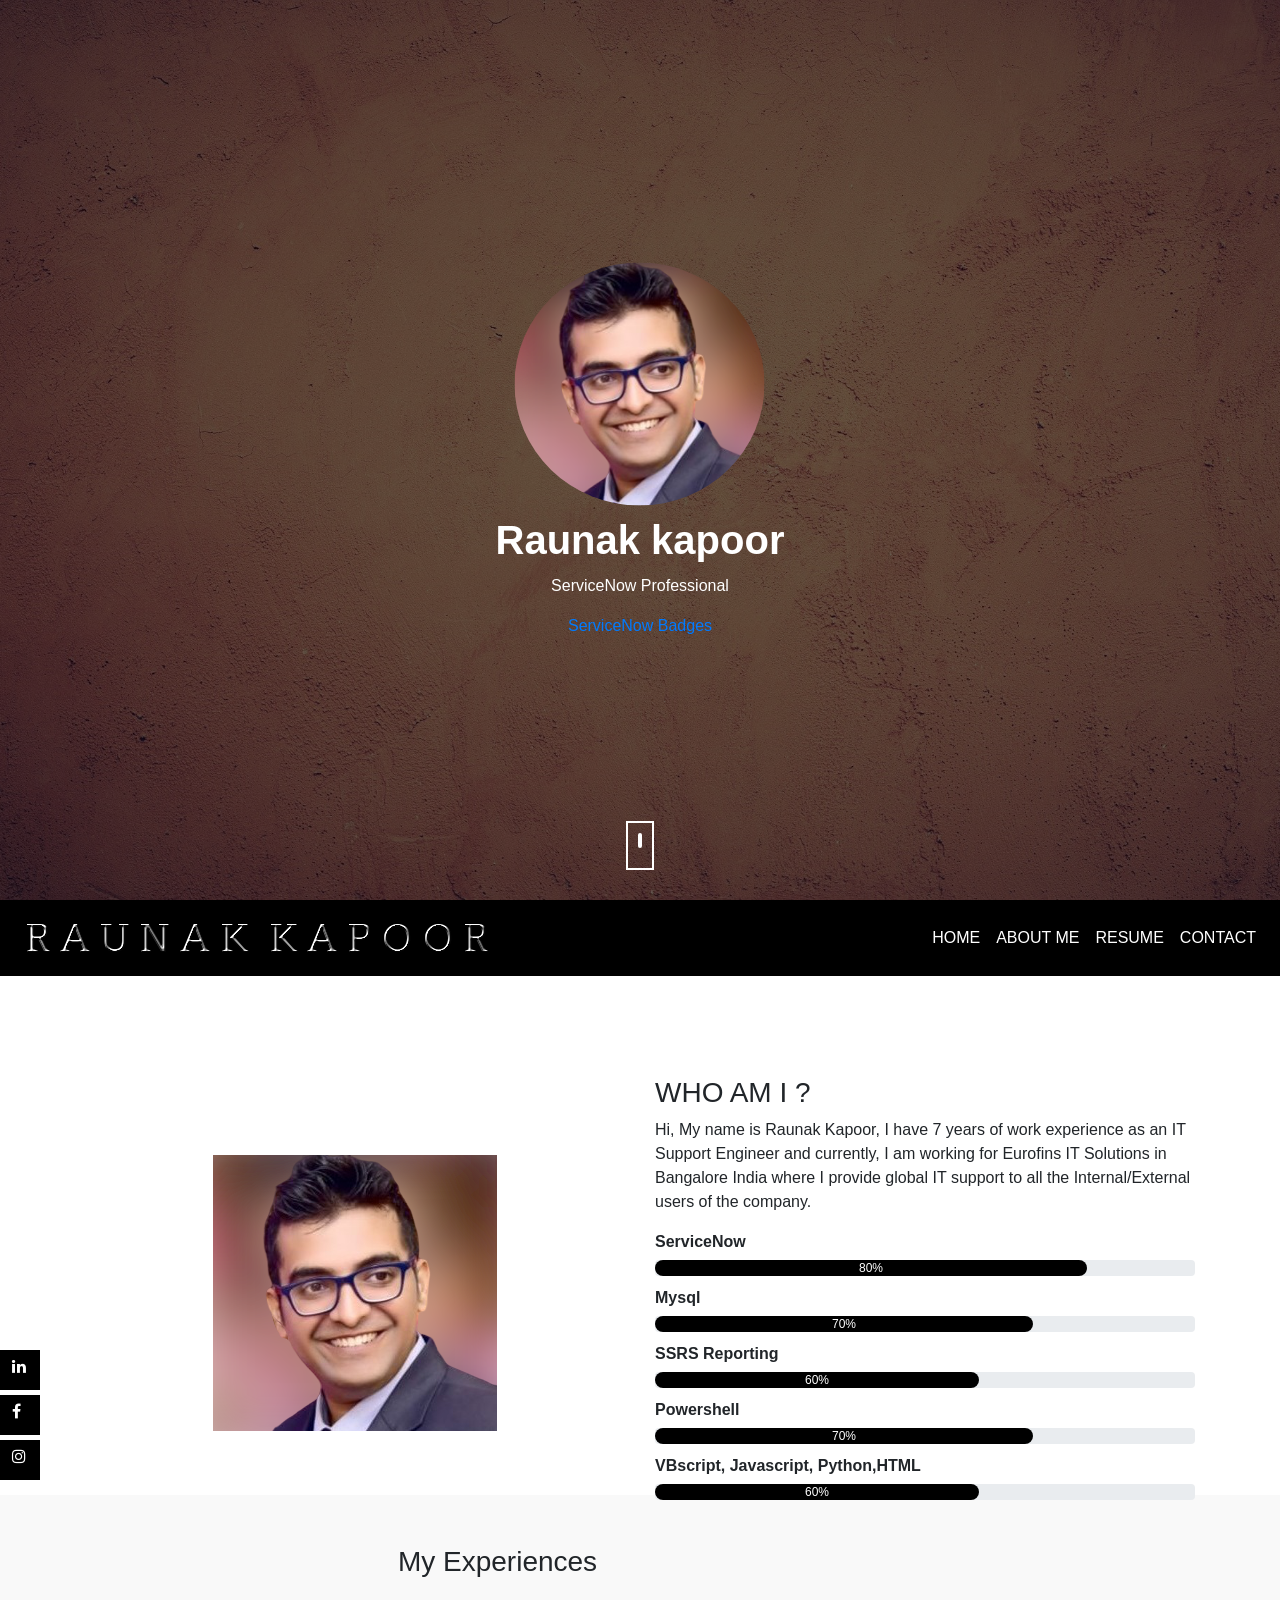
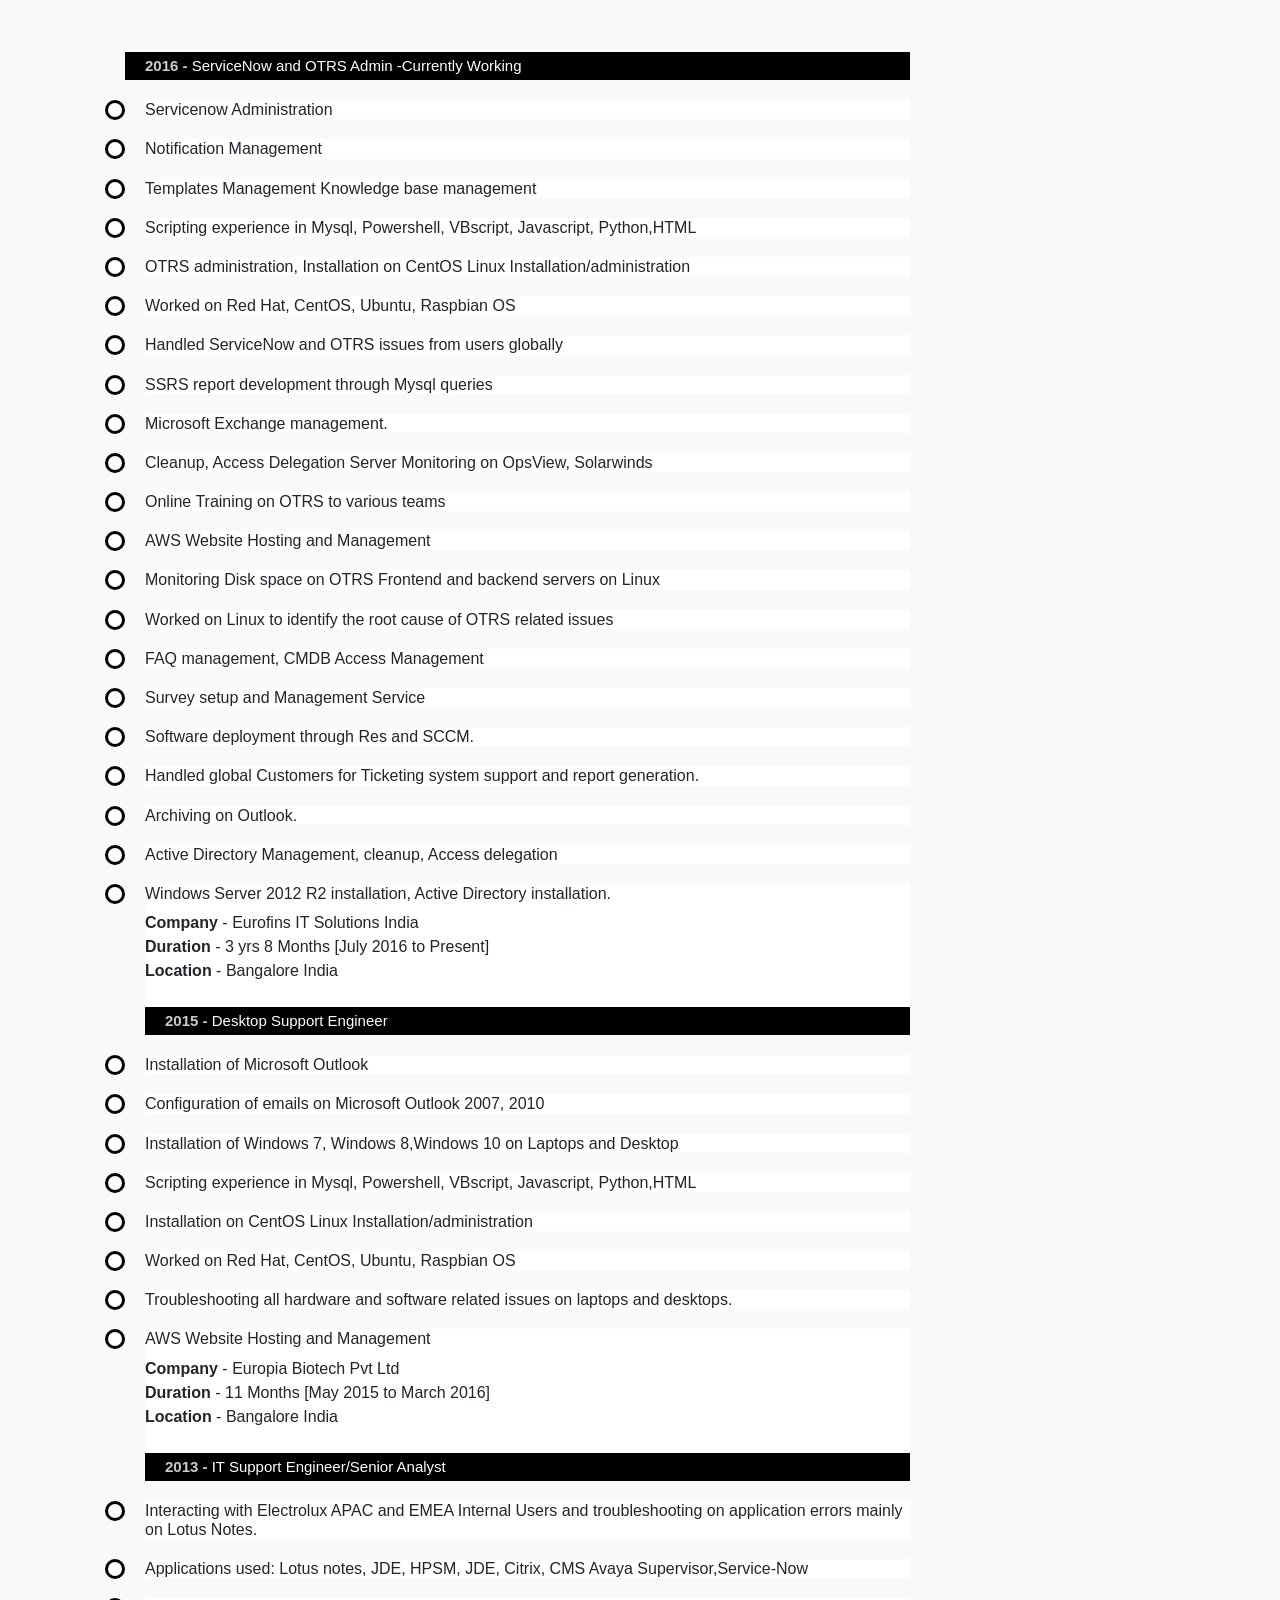
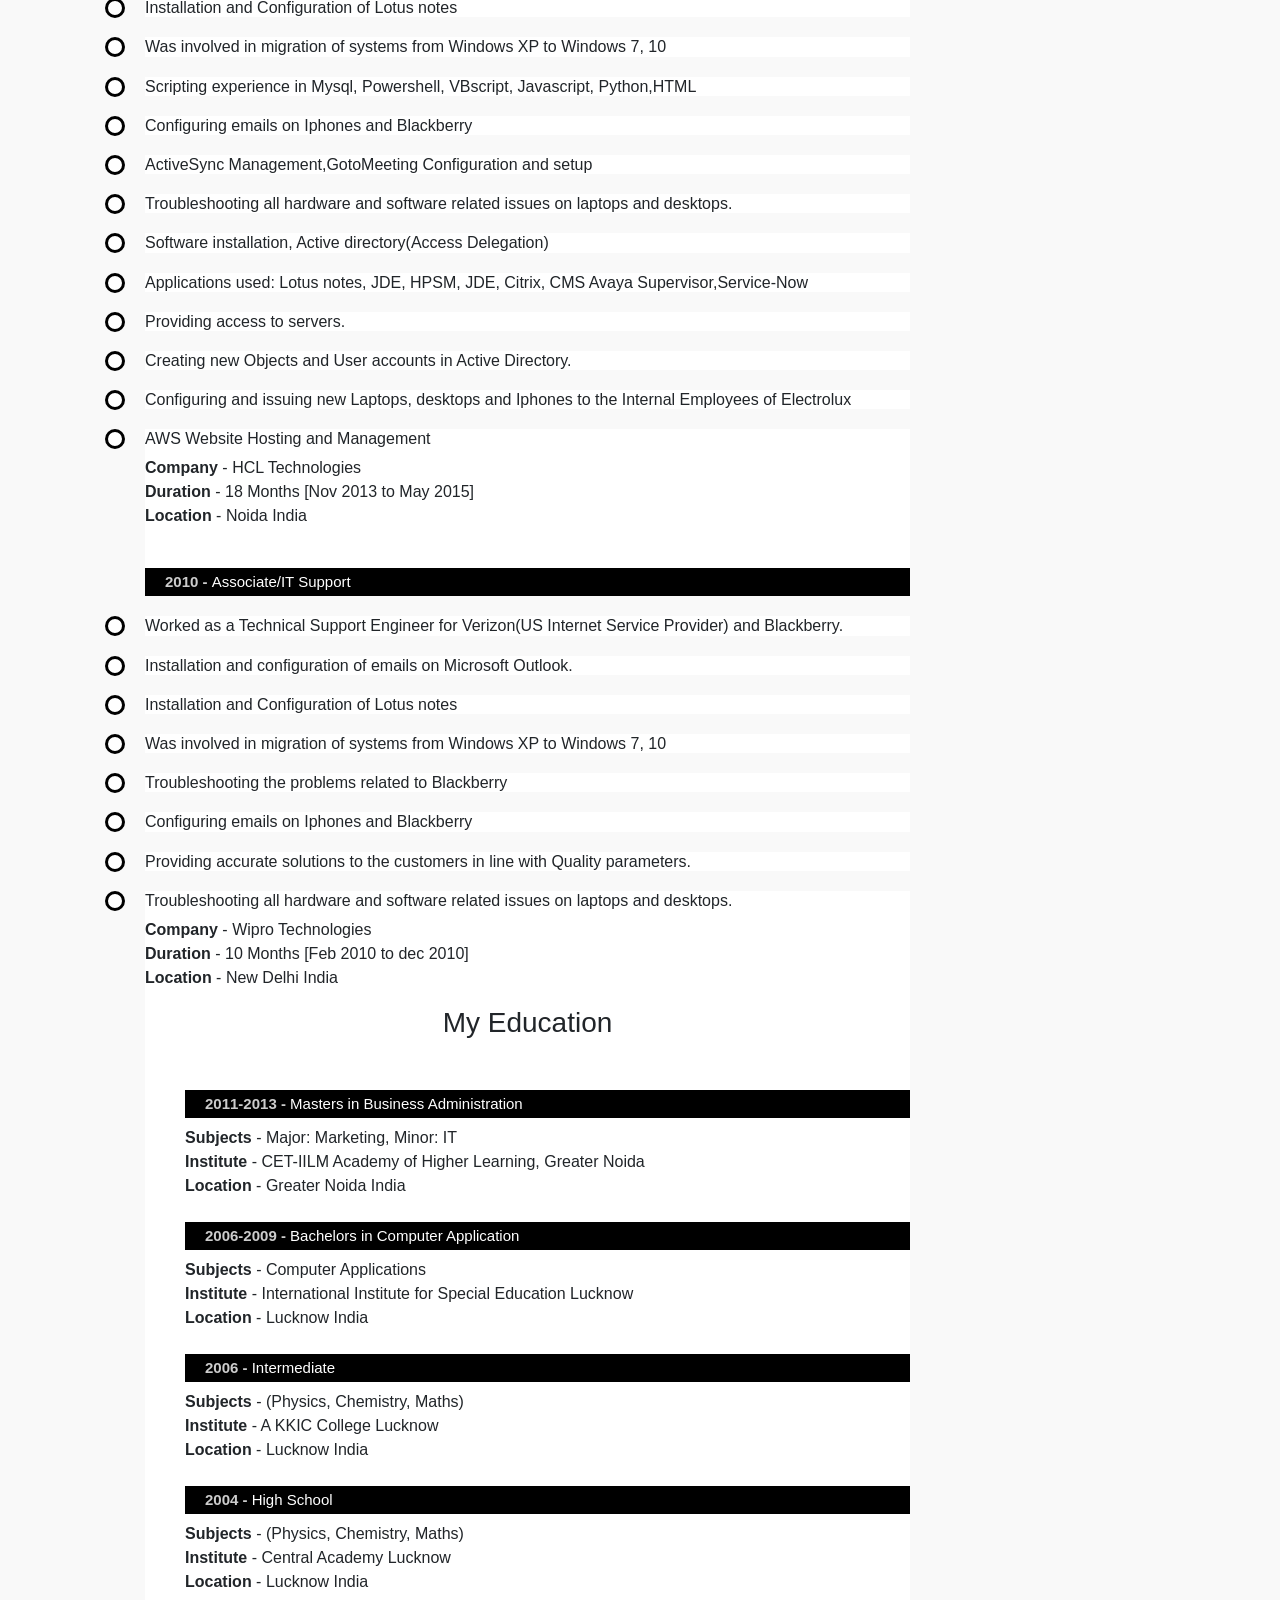
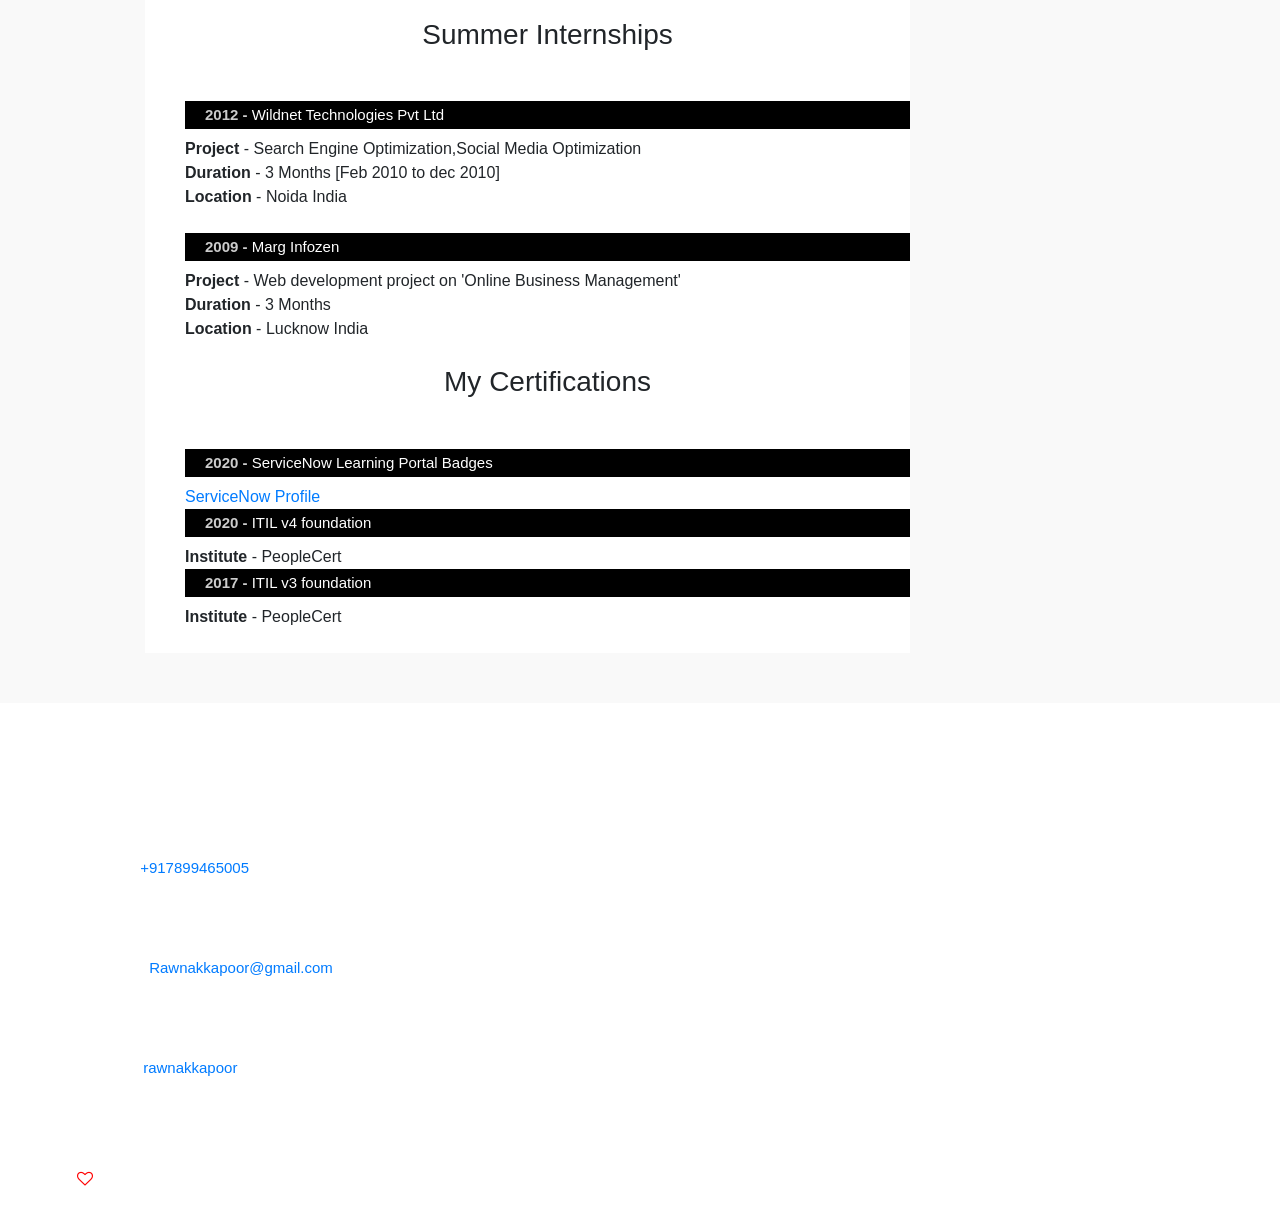
<file: htdocs/index.html>
<html>
<head>
<title>Raunak kapoor</title>
<link rel="stylesheet" href="style.css">
<link rel="stylesheet" href="https://stackpath.bootstrapcdn.com/bootstrap/4.4.1/css/bootstrap.min.css">
<script src="https://code.jquery.com/jquery-3.4.1.slim.min.js"></script>
<script src="https://cdn.jsdelivr.net/npm/popper.js@1.16.0/dist/umd/popper.min.js"></script>
<script src="https://stackpath.bootstrapcdn.com/bootstrap/4.4.1/js/bootstrap.min.js"></script>
<link rel="stylesheet" href="https://stackpath.bootstrapcdn.com/font-awesome/4.7.0/css/font-awesome.min.css">
</head>
<body>
<!---------------------Header Section---------------------->
<section id="header">
<div class="container text-center">
<div class="user-box">
<img src="img/3.png"> <!----Top Picture in circle--->
<h1>Raunak kapoor</h1>
<p>ServiceNow Professional</p>
<a href="https://account.servicenow.com/personal-data/11ea57e13/ad56fbe80/a806e4a75/ae71eHNYJ/resume.html"/ target="_blank">ServiceNow Badges<a/>
</div>
</div>
<div class="scroll-btn">
<div class="scroll-bar"><a href="#about"><span> </span></a></div>
</div>
</section>

<!------------User- Info Section---------------------->
<section id="user-info">
<div class="nav-bar">
<nav class="navbar navbar-expand-lg">
 <a class="navbar-brand" href="#"><img src="img/logo6.png"</a> <!----Logo here --->
  <button class="navbar-toggler" type="button" data-toggle="collapse" data-target="#navbarNav" aria-controls="navbarNav" aria-expanded="false" aria-label="Toggle navigation">
    <i class="fa fa-bars"></i>

  </button>
  <div class="collapse navbar-collapse" id="navbarNav">
    <ul class="navbar-nav ml-auto">
        <a class="nav-link" href="#top">HOME</a>
           <li class="nav-item">
        <a class="nav-link" href="#about">ABOUT ME</a>
      </li>
      <li class="nav-item">
       <a class="nav-link" href="#resume">RESUME</a>
      </li>
	  <li class="nav-item">
        <a class="nav-link" href="#contact">CONTACT</a>
      </li>
    </ul>
  </div>
</nav>
</div>
                      <!-----------------About----------->

<div class="about container" id="about">
<div class="row">
<div class="col-md-6 text-center">
<img src="img/3.png" class="user-box">  <!-------center picture square------------>
</div>
<div class="col-md-6">
<h3>WHO AM I ?</h3>

<p>
Hi,
My name is Raunak Kapoor, I have 7 years of work experience as an IT Support Engineer and currently, I am working for Eurofins IT Solutions in Bangalore India where I provide global IT support to all the Internal/External users of the company.
</p>

<div class="skills-bar"><!-------Skills bar---->
<p>ServiceNow</p>
<div class="progress">
<div class="progress-bar" style="width: 80%;">80%</div>
</div>
<p>Mysql</p>
<div class="progress">
<div class="progress-bar" style="width: 70%;">70%</div>
</div>
<p>SSRS Reporting</p>
<div class="progress">
<div class="progress-bar" style="width: 60%;">60%</div>
</div>
<p>Powershell</p>
<div class="progress">
<div class="progress-bar" style="width: 70%;">70%</div>
</div>
<p>VBscript, Javascript, Python,HTML </p>
<div class="progress">
<div class="progress-bar" style="width: 60%;">60%</div>
</div>
</div>
</div>
</div>
</div>
</div>
</div>
<!------Social Icons------->
<div class="social-icons">
<a href="https://www.linkedin.com/in/raunakkapoor1"/ target="_blank"><li><i class="fa fa-linkedin"></i></li></a>
<a href="https://www.facebook.com/raunakkapoor"/ target="_blank"><li><i class="fa fa-Facebook"></i></li></a>
<a href="https://www.instagram.com/raunakkapoor_"/ target="_blank"><li><i class="fa fa-Instagram"></i></li></a>
</div>
<!--------------Resume--------------------->
<div class="resume" id="resume">
<div class="container">
<div class="row">
<div class="col-md-9">
<h3 class="text-center">My Experiences</h3>
<ul class="timeline"><br>
<h4> <span>2016 - </span>ServiceNow and OTRS Admin -Currently Working</h4>
<p>
<li><h6>Servicenow Administration</h6>
<li><h6>Notification Management  </h6>
<li><h6>Templates Management Knowledge base management</h6>
<li><h6>Scripting experience in Mysql, Powershell, VBscript, Javascript, Python,HTML </h6>
<li><h6>OTRS administration, Installation on CentOS Linux Installation/administration</h6>
<li><h6>Worked on Red Hat, CentOS, Ubuntu, Raspbian OS </h6>
<li><h6>Handled ServiceNow and OTRS issues from users globally</h6>
<li><h6>SSRS report development through Mysql queries </h6>
<li><h6>Microsoft Exchange management. </h6>
<li><h6>Cleanup, Access Delegation Server Monitoring on OpsView, Solarwinds  </h6>
<li><h6>Online Training on OTRS to various teams </h6>
<li><h6>AWS Website Hosting and Management </h6>
<li><h6>Monitoring Disk space on OTRS Frontend and backend servers on Linux</h6>
<li><h6>Worked on Linux to identify the root cause of OTRS related issues </h6>
<li><h6>FAQ management, CMDB Access Management </h6>
<li><h6>Survey setup and Management Service</h6>
<li><h6>Software deployment through Res and SCCM.</h6>
<li><h6>Handled global Customers for Ticketing system support and report generation. </h6>
<li><h6>Archiving on Outlook.</h6>
<li><h6>Active Directory Management, cleanup, Access delegation</h6>
<li><h6>Windows Server 2012 R2 installation, Active Directory installation. </h6>
<b>Company</b> - Eurofins IT Solutions India<br>
<b>Duration</b> - 3 yrs 8 Months [July 2016 to Present]<br>
<b>Location</b> - Bangalore India<br>
<br>
<h4><span>2015 - </span>Desktop Support Engineer</h4>
<p>
<li><h6>Installation of Microsoft Outlook  </h6>
<li><h6>Configuration of emails on Microsoft Outlook 2007, 2010 </h6>
<li><h6>Installation of Windows 7, Windows 8,Windows 10 on Laptops and Desktop</h6>
<li><h6> Scripting experience in Mysql, Powershell, VBscript, Javascript, Python,HTML </h6>
<li><h6>Installation on CentOS Linux Installation/administration</h6>
<li><h6>Worked on Red Hat, CentOS, Ubuntu, Raspbian OS </h6>
<li><h6>Troubleshooting all hardware and software related issues on laptops and desktops.  </h6>
<li><h6>AWS Website Hosting and Management </h6>
<b>Company</b> - Europia Biotech Pvt Ltd<br>
<b>Duration</b> - 11 Months [May 2015 to March 2016]<br>
<b>Location</b> - Bangalore India<br>
<br>
<h4><span>2013 - </span>IT Support Engineer/Senior Analyst</h4>
<p>
<li><h6>Interacting with Electrolux APAC and EMEA Internal Users and troubleshooting on application errors mainly on Lotus Notes. </h6>
<li><h6>Applications used: Lotus notes, JDE, HPSM, JDE, Citrix, CMS Avaya Supervisor,Service-Now</h6>
<li><h6>Installation and Configuration of Lotus notes </h6>
<li><h6>Was involved in migration of systems from Windows XP to Windows 7, 10 </h6>
<li><h6>Scripting experience in Mysql, Powershell, VBscript, Javascript, Python,HTML </h6>
<li><h6>Configuring emails on Iphones and Blackberry</h6>
<li><h6>ActiveSync Management,GotoMeeting Configuration and setup </h6>
<li><h6>Troubleshooting all hardware and software related issues on laptops and desktops.  </h6>
<li><h6>Software installation, Active directory(Access Delegation)  </h6>
<li><h6>Applications used: Lotus notes, JDE, HPSM, JDE, Citrix, CMS Avaya Supervisor,Service-Now</h6>
<li><h6>Providing access to servers. </h6>
<li><h6>Creating new Objects and User accounts in Active Directory.  </h6>
<li><h6>Configuring and issuing new Laptops, desktops and Iphones to the Internal Employees of Electrolux</h6>
<li><h6>AWS Website Hosting and Management </h6>
<b>Company</b> - HCL Technologies<br>
<b>Duration</b> - 18 Months [Nov 2013 to May 2015]<br>
<b>Location</b> - Noida India<br>
</p>
<br>
<h4><span>2010 - </span>Associate/IT Support</h4>
<p>
<li><h6>Worked as a Technical Support Engineer for Verizon(US Internet Service Provider) and Blackberry.  </h6>
<li><h6>Installation and configuration of emails on Microsoft Outlook.</h6>
<li><h6>Installation and Configuration of Lotus notes </h6>
<li><h6>Was involved in migration of systems from Windows XP to Windows 7, 10 </h6>
<li><h6>Troubleshooting the problems related to Blackberry </h6>
<li><h6>Configuring emails on Iphones and Blackberry</h6>
<li><h6>Providing accurate solutions to the customers in line with Quality parameters.  </h6>
<li><h6>Troubleshooting all hardware and software related issues on laptops and desktops.  </h6>
<b>Company</b> - Wipro Technologies<br>
<b>Duration</b> - 10 Months [Feb 2010 to dec 2010]<br>
<b>Location</b> - New Delhi India<br>
</p>
<!-------------------Education---->
<!----------<div class="col-md-6">---->
<h3 class="text-center">My Education</h3>
<ul class="timeline">
<h4> <span>2011-2013 - </span>Masters in Business Administration</h4>
<b>Subjects </b> - Major: Marketing, Minor: IT<br>
<b>Institute</b> - CET-IILM Academy of Higher Learning, Greater Noida <br>
<b>Location</b> - Greater Noida India<br>
<br>
<h4> <span>2006-2009 - </span>Bachelors in Computer Application</h4>
<b>Subjects </b> - Computer Applications<br>
<b>Institute</b> - International Institute for Special Education Lucknow <br>
<b>Location</b> - Lucknow India<br>

<br>
<h4> <span>2006 - </span>Intermediate </h4>
<b>Subjects </b> - (Physics, Chemistry, Maths) <br>
<b>Institute</b> - A  KKIC College Lucknow <br>
<b>Location</b> - Lucknow India<br>
<br>
<h4> <span>2004 - </span>High School </h4>
<b>Subjects </b> - (Physics, Chemistry, Maths) <br>
<b>Institute</b> - Central Academy Lucknow <br>
<b>Location</b> - Lucknow India<br>
<br>
<h3 class="text-center">Summer Internships</h3>
<h4> <span>2012 - </span>Wildnet Technologies Pvt Ltd</h4>
<b>Project</b> - Search Engine Optimization,Social Media Optimization<br>
<b>Duration</b> - 3 Months [Feb 2010 to dec 2010]<br>
<b>Location</b> - Noida India<br>
<br>

<h4> <span>2009 - </span>Marg Infozen</h4>
<b>Project</b> - Web development project on 'Online Business Management'<br>
<b>Duration</b> - 3 Months<br>
<b>Location</b> - Lucknow India<br>
<br>

<h3 class="text-center">My Certifications</h3>


<h4> <span>2020 - </span>ServiceNow Learning Portal Badges</h4>
<a href="https://account.servicenow.com/personal-data/11ea57e13/ad56fbe80/a806e4a75/ae71eHNYJ/resume.html"/ target="_blank">ServiceNow Profile<a/>
 <br>
<h4> <span>2020 - </span>ITIL v4 foundation</h4>
<b>Institute</b> - PeopleCert <br>
<h4> <span>2017 - </span>ITIL v3 foundation</h4>
<b>Institute</b> - PeopleCert <br>
<br>
</p>

</div>
</div>
</div>
</div>
<!------------Contact---->
<div class="contact" id="contact">
<div class="container text-left">
<h1> Contact Me</h1>

<div class="row">
<div class="col-md-4">
<i class="fa fa-phone"></i>
<a href="tel:+917899465005">+917899465005</a>
</div></div>
<div class="row">
<div class="col-md-4">
<i class="fa fa-envelope"></i>
<a href="mailto:rawnakkapoor@gmail.com">Rawnakkapoor@gmail.com</a>

</div>
</div>
<div class="row">
<div class="col-md-4">
<i class="fa fa-skype"></i>
<a href="skype:rawnakkapoor">rawnakkapoor</a>
<br>
<!---<p>rawnakkapoor</p>--->
<!--<button type="button" class="btn btn-primary><i class"fa fa-download"></i>Resume</button>-->
<!--<button type="button" href="https://www.linkedin.com/in/raunakkapoor1/" class="btn btn-primary><i class"fa fa-rocket"></i>Hire Me</button>-->
<a href="https://www.linkedin.com/in/raunakkapoor1/"/ target="_blank" class="btn btn-primary" role="button" aria-disabled="true"> Hire Me</a>
<a href="https://drive.google.com/open?id=1MVyVbiXYjY8AQrTCZdA4RYiNyVDJHxD8MQUw111JvZ4"/ target="_blank" class="btn btn-primary" role="button" aria-disabled="true">Resume</a>
<div class="footer text-center">
</div>
</div>
</div>
</div>
<p>Made with <i class="fa fa-Heart-O"></i> by Raunak kapoor</p>

</div>
</div>
</section>
<!-----------Smooth Scroll--->
<script scr="smooth-scroll.js"></script>
<script>
	var scroll = new SmoothScroll('a[href*="#"]');
</script>
</body>
</html>
</file>
<file: style.css>
/* ============================================================
   RAUNAK KAPOOR — PORTFOLIO STYLESHEET
   Modern redesign: Inter + Space Grotesk, design tokens,
   8-point grid, dark/light theme, scroll-reveal animations
   ============================================================ */

/* ============================================================
   1. CSS CUSTOM PROPERTIES (DESIGN TOKENS)
   ============================================================ */
:root {
  /* --- Brand Accent --- */
  --color-accent:        #3d8ef5;
  --color-accent-light:  #6aaeff;
  --color-accent-dim:    rgba(61, 142, 245, 0.12);
  --color-accent-border: rgba(61, 142, 245, 0.28);
  --color-accent-2:      #8b5cf6;   /* violet — duo-tone partner */
  --color-accent-3:      #22d3ee;   /* cyan   — tri-tone highlight */
  --glow:                rgba(61, 142, 245, 0.22);   /* cursor spotlight tint */

  /* --- Surface Stack (Dark Mode Default) --- */
  --color-bg-base:       #0a0d12;
  --color-bg-surface:    #111520;
  --color-bg-elevated:   #1a1f2e;
  --color-bg-overlay:    #222736;

  /* --- Light Sections --- */
  --color-bg-light:      #f4f6fa;
  --color-bg-white:      #ffffff;

  /* --- Text --- */
  --color-text-primary:  #edf1f8;
  --color-text-secondary:#94a3b8;
  --color-text-muted:    #64748b;
  --color-text-dark:     #1e293b;
  --color-text-body:     #475569;

  /* --- Semantic --- */
  --color-success:       #10b981;
  --color-danger:        #ef4444;

  /* --- Gradients --- */
  --gradient-hero:
    radial-gradient(ellipse at 20% 50%, rgba(61, 142, 245, 0.09) 0%, transparent 60%),
    radial-gradient(ellipse at 80% 20%, rgba(61, 142, 245, 0.05) 0%, transparent 50%),
    var(--color-bg-base);
  --gradient-accent: linear-gradient(135deg, #3d8ef5 0%, #6aaeff 50%, #8b5cf6 100%);
  --gradient-brand:  linear-gradient(120deg, #6aaeff 0%, #3d8ef5 38%, #8b5cf6 72%, #22d3ee 100%);

  /* --- Typography --- */
  --font-heading: 'Space Grotesk', 'Raleway', system-ui, sans-serif;
  --font-body:    'Inter', 'Open Sans', system-ui, sans-serif;

  /* --- Type Scale --- */
  --text-xs:   0.75rem;
  --text-sm:   0.875rem;
  --text-base: 1rem;
  --text-lg:   1.125rem;
  --text-xl:   1.25rem;
  --text-2xl:  1.5rem;
  --text-3xl:  1.875rem;
  --text-4xl:  2.25rem;
  --text-5xl:  3rem;

  /* --- Spacing (8-pt grid) --- */
  --space-1:  0.25rem;
  --space-2:  0.5rem;
  --space-3:  0.75rem;
  --space-4:  1rem;
  --space-5:  1.25rem;
  --space-6:  1.5rem;
  --space-8:  2rem;
  --space-10: 2.5rem;
  --space-12: 3rem;
  --space-16: 4rem;
  --space-20: 5rem;
  --space-24: 6rem;
  --section-py: var(--space-20);

  /* --- Shadows --- */
  --shadow-sm:     0 1px 3px rgba(0,0,0,0.3), 0 1px 2px rgba(0,0,0,0.2);
  --shadow-md:     0 4px 12px rgba(0,0,0,0.35), 0 2px 4px rgba(0,0,0,0.25);
  --shadow-lg:     0 10px 30px rgba(0,0,0,0.4), 0 4px 12px rgba(0,0,0,0.3);
  --shadow-xl:     0 20px 60px rgba(0,0,0,0.5), 0 8px 24px rgba(0,0,0,0.35);
  --shadow-accent: 0 0 0 1px var(--color-accent-border), 0 4px 20px rgba(61,142,245,0.2);
  --shadow-glow:   0 0 24px rgba(61,142,245,0.35), 0 0 48px rgba(61,142,245,0.12);

  /* --- Border Radius --- */
  --radius-sm:   4px;
  --radius-md:   8px;
  --radius-lg:   12px;
  --radius-xl:   16px;
  --radius-2xl:  24px;
  --radius-full: 9999px;

  /* --- Transitions --- */
  --transition-fast:   150ms cubic-bezier(0.4, 0, 0.2, 1);
  --transition-base:   250ms cubic-bezier(0.4, 0, 0.2, 1);
  --transition-slow:   400ms cubic-bezier(0.4, 0, 0.2, 1);

  /* --- Reveal Animation --- */
  --reveal-duration: 600ms;
  --reveal-easing:   cubic-bezier(0.16, 1, 0.3, 1);
  --reveal-delay:    80ms;
}

/* Light theme overrides */
[data-theme="light"] {
  --color-bg-base:        #f4f6fa;
  --color-bg-surface:     #ffffff;
  --color-bg-elevated:    #f0f4f8;
  --color-bg-overlay:     #e2e8f0;
  --color-text-primary:   #1e293b;
  --color-text-secondary: #475569;
  --color-text-muted:     #94a3b8;
  --glow:                 rgba(61, 142, 245, 0.14);
  --gradient-hero:
    radial-gradient(ellipse at 20% 50%, rgba(61, 142, 245, 0.06) 0%, transparent 60%),
    radial-gradient(ellipse at 80% 20%, rgba(61, 142, 245, 0.04) 0%, transparent 50%),
    var(--color-bg-base);
}

/* ============================================================
   2. RESET & BASE
   ============================================================ */
*, *::before, *::after {
  box-sizing: border-box;
}

html {
  scroll-behavior: smooth;
  scroll-padding-top: 70px;
  overflow-x: hidden;
}

@media (max-width: 991px) {
  html {
    scroll-padding-top: 80px;
  }
}

body {
  margin: 0;
  padding: 0;
  font-family: var(--font-body);
  font-size: var(--text-base);
  line-height: 1.7;
  color: var(--color-text-secondary);
  background: var(--color-bg-base);
  transition: background var(--transition-slow), color var(--transition-slow);
  overflow-x: hidden;
}

h1, h2, h3, h4, h5, h6 {
  font-family: var(--font-heading);
  color: var(--color-text-primary);
  line-height: 1.25;
  margin-top: 0;
}

a {
  color: var(--color-accent);
  text-decoration: none;
  transition: color var(--transition-fast);
}

a:hover { color: var(--color-accent-light); }

img { max-width: 100%; height: auto; }

ul { margin: 0; padding: 0; }

::selection {
  background: var(--color-accent-dim);
  color: var(--color-accent-light);
}

/* ============================================================
   3. SHARED SECTION HEADING
   ============================================================ */
.section-heading {
  font-family: var(--font-heading);
  font-size: var(--text-3xl);
  font-weight: 800;
  text-align: center;
  margin-bottom: var(--space-4);
  position: relative;
  letter-spacing: -0.02em;
}

.section-heading::after {
  content: '';
  display: block;
  width: 48px;
  height: 3px;
  background: var(--gradient-accent);
  border-radius: var(--radius-full);
  margin: var(--space-4) auto 0;
}

.section-sub {
  text-align: center;
  color: var(--color-text-muted);
  font-size: var(--text-base);
  margin-bottom: var(--space-12);
  margin-top: var(--space-2);
}

/* ============================================================
   4. NAVBAR
   ============================================================ */
.nav-bar {
  position: fixed;
  top: 0;
  left: 0;
  right: 0;
  z-index: 1000;
  transition: background var(--transition-base), box-shadow var(--transition-base);
}

.nav-bar .navbar {
  background: rgba(10, 13, 18, 0.6);
  backdrop-filter: blur(24px) saturate(1.8);
  -webkit-backdrop-filter: blur(24px) saturate(1.8);
  border-bottom: 1px solid rgba(255, 255, 255, 0.08);
  padding: var(--space-3) var(--space-6);
  transition: background var(--transition-base), box-shadow var(--transition-base);
}

[data-theme="light"] .nav-bar .navbar {
  background: rgba(244, 246, 250, 0.6);
  border-bottom: 1px solid rgba(0, 0, 0, 0.08);
}

.nav-bar.scrolled .navbar {
  background: rgba(10, 13, 18, 0.82);
  box-shadow: 0 1px 0 rgba(255,255,255,0.06), var(--shadow-md);
}

[data-theme="light"] .nav-bar.scrolled .navbar {
  background: rgba(244, 246, 250, 0.82);
}

.navbar-brand img {
  height: 44px;
}

.brand-text {
  font-family: var(--font-heading);
  font-size: var(--text-lg);
  letter-spacing: 0.13em;
  text-decoration: none !important;
  line-height: 1;
  display: inline-flex;
  align-items: center;
  gap: 0;
  transition: filter var(--transition-base);
}

.brand-text:hover {
  filter: drop-shadow(0 0 10px rgba(61, 142, 245, 0.45));
}

.brand-first {
  font-weight: 800;
  background: linear-gradient(90deg, #3d8ef5 0%, #6aaeff 40%, #a8d4ff 60%, #3d8ef5 100%);
  -webkit-background-clip: text;
  -webkit-text-fill-color: transparent;
  background-clip: text;
  background-size: 200% auto;
  animation: brand-shimmer 4s linear infinite;
}

.brand-sep {
  display: inline-block;
  width: 0.38em;
}

.brand-last {
  font-weight: 400;
  color: var(--color-text-secondary);
  letter-spacing: 0.16em;
}

[data-theme="light"] .brand-last {
  color: var(--color-text-muted);
}

@keyframes brand-shimmer {
  0%   { background-position: 0% center; }
  50%  { background-position: 100% center; }
  100% { background-position: 0% center; }
}

@media (max-width: 576px) {
  .brand-text {
    font-size: var(--text-base);
    letter-spacing: 0.09em;
  }
  .brand-last {
    letter-spacing: 0.12em;
  }
}

.nav-bar .fa-bars {
  font-size: 1.5rem;
  color: var(--color-text-primary);
}

.navbar-toggler {
  border: none;
  outline: none;
  box-shadow: none !important;
  padding: var(--space-2);
}

.navbar-nav .nav-item {
  margin-left: var(--space-1);
}

.nav-link {
  color: var(--color-text-secondary) !important;
  font-family: var(--font-heading);
  font-weight: 600;
  font-size: var(--text-xs);
  letter-spacing: 0.12em;
  text-transform: uppercase;
  padding: var(--space-2) var(--space-3) !important;
  border-radius: var(--radius-md);
  position: relative;
  transition: color var(--transition-base), background var(--transition-base);
}

.nav-link:hover {
  color: var(--color-text-primary) !important;
  background: rgba(255,255,255,0.06);
}

.nav-link.active {
  color: var(--color-accent-light) !important;
}

.nav-link.active::after {
  content: '';
  position: absolute;
  bottom: 2px;
  left: 50%;
  transform: translateX(-50%);
  width: 20px;
  height: 2px;
  background: var(--gradient-accent);
  border-radius: var(--radius-full);
}

/* Nav extras */
.nav-extras {
  display: flex;
  align-items: center;
  gap: var(--space-2);
  margin-left: var(--space-3);
}

.theme-toggle {
  width: 36px;
  height: 36px;
  border: 1px solid rgba(255,255,255,0.12);
  border-radius: var(--radius-full);
  background: transparent;
  color: var(--color-text-secondary);
  cursor: pointer;
  display: flex;
  align-items: center;
  justify-content: center;
  font-size: var(--text-sm);
  transition: all var(--transition-base);
}

.theme-toggle:hover {
  border-color: var(--color-accent-border);
  color: var(--color-accent-light);
  background: var(--color-accent-dim);
}

/* Mobile collapse */
@media (max-width: 992px) {
  .navbar-collapse {
    background: rgba(10, 13, 18, 0.97);
    backdrop-filter: blur(20px);
    -webkit-backdrop-filter: blur(20px);
    padding: var(--space-4) var(--space-5);
    border-radius: 0 0 var(--radius-lg) var(--radius-lg);
    box-shadow: var(--shadow-lg);
    margin-top: var(--space-2);
    border: 1px solid rgba(255,255,255,0.06);
    border-top: none;
  }

  [data-theme="light"] .navbar-collapse {
    background: rgba(244, 246, 250, 0.98);
  }

  .nav-link {
    padding: var(--space-3) var(--space-4) !important;
    border-bottom: 1px solid rgba(255,255,255,0.05) !important;
    border-radius: 0;
  }

  .nav-link.active::after { display: none; }

  .navbar-nav .nav-item {
    margin-left: 0;
  }

  .nav-extras {
    margin-left: 0;
    padding: var(--space-3) 0;
    border-top: 1px solid rgba(255,255,255,0.06);
    margin-top: var(--space-2);
  }
}

/* ============================================================
   5. HERO SECTION
   ============================================================ */
#header {
  min-height: 100svh;
  min-height: 100vh;
  background: var(--gradient-hero);
  display: flex;
  align-items: center;
  position: relative;
  overflow: hidden;
}

#header::before {
  content: '';
  position: absolute;
  inset: 0;
  background-image:
    repeating-linear-gradient(
      0deg,
      transparent,
      transparent 39px,
      rgba(61,142,245,0.03) 39px,
      rgba(61,142,245,0.03) 40px
    ),
    repeating-linear-gradient(
      90deg,
      transparent,
      transparent 39px,
      rgba(61,142,245,0.03) 39px,
      rgba(61,142,245,0.03) 40px
    );
  pointer-events: none;
}

.hero-content {
  padding: var(--space-8) 0;
}

.hero-eyebrow {
  display: inline-flex;
  align-items: center;
  gap: var(--space-2);
  font-size: var(--text-sm);
  font-weight: 500;
  color: var(--color-text-secondary);
  background: var(--color-bg-elevated);
  border: 1px solid rgba(255,255,255,0.08);
  border-radius: var(--radius-full);
  padding: var(--space-1) var(--space-4) var(--space-1) var(--space-2);
  margin-bottom: var(--space-6);
  letter-spacing: 0.01em;
}

.status-dot {
  width: 8px;
  height: 8px;
  background: var(--color-success);
  border-radius: 50%;
  flex-shrink: 0;
  box-shadow: 0 0 0 0 rgba(16,185,129,0.6);
  animation: pulse-dot 2.5s ease infinite;
}

@keyframes pulse-dot {
  0%   { box-shadow: 0 0 0 0 rgba(16,185,129,0.6); }
  70%  { box-shadow: 0 0 0 8px rgba(16,185,129,0); }
  100% { box-shadow: 0 0 0 0 rgba(16,185,129,0); }
}

.hero-name {
  font-size: clamp(2.5rem, 5vw, 3.75rem);
  font-weight: 800;
  letter-spacing: -0.03em;
  color: var(--color-text-primary);
  margin-bottom: var(--space-3);
  line-height: 1.1;
}

.hero-title {
  font-family: var(--font-heading);
  font-size: var(--text-xl);
  font-weight: 600;
  color: var(--color-accent-light);
  letter-spacing: 0.02em;
  margin-bottom: var(--space-5);
}

.hero-bio {
  font-size: var(--text-lg);
  color: var(--color-text-secondary);
  line-height: 1.7;
  max-width: 520px;
  margin-bottom: var(--space-8);
}

.hero-actions {
  display: flex;
  flex-wrap: wrap;
  gap: var(--space-3);
  margin-bottom: var(--space-8);
}

.btn-primary-hero {
  display: inline-flex;
  align-items: center;
  gap: var(--space-2);
  padding: var(--space-3) var(--space-8);
  background: var(--gradient-accent);
  color: #fff;
  font-family: var(--font-heading);
  font-weight: 700;
  font-size: var(--text-sm);
  letter-spacing: 0.05em;
  border-radius: var(--radius-full);
  text-decoration: none;
  transition: all var(--transition-base);
  box-shadow: 0 4px 15px rgba(61,142,245,0.35);
}

.btn-primary-hero:hover {
  transform: translateY(-2px);
  box-shadow: 0 8px 25px rgba(61,142,245,0.5);
  color: #fff;
  text-decoration: none;
}

.btn-ghost-hero {
  display: inline-flex;
  align-items: center;
  gap: var(--space-2);
  padding: var(--space-3) var(--space-8);
  background: transparent;
  color: var(--color-text-primary);
  font-family: var(--font-heading);
  font-weight: 700;
  font-size: var(--text-sm);
  letter-spacing: 0.05em;
  border: 1.5px solid rgba(255,255,255,0.2);
  border-radius: var(--radius-full);
  text-decoration: none;
  transition: all var(--transition-base);
}

.btn-ghost-hero:hover {
  border-color: var(--color-accent-border);
  color: var(--color-accent-light);
  background: var(--color-accent-dim);
  text-decoration: none;
}

.hero-tags {
  display: flex;
  flex-wrap: wrap;
  gap: var(--space-2);
}

.hero-tags span {
  font-size: var(--text-xs);
  font-weight: 600;
  color: var(--color-text-muted);
  letter-spacing: 0.06em;
  text-transform: uppercase;
  padding: var(--space-1) var(--space-3);
  border: 1px solid rgba(255,255,255,0.08);
  border-radius: var(--radius-full);
  background: rgba(255,255,255,0.03);
}

/* Hero photo */
.hero-photo-col {
  display: flex;
  justify-content: center;
  align-items: center;
  padding: var(--space-8) 0;
}

.hero-photo-wrapper {
  position: relative;
  display: inline-block;
}

.hero-photo {
  width: 340px;
  height: 340px;
  border-radius: 50%;
  object-fit: cover;
  object-position: center 15%;
  border: 3px solid var(--color-accent-border);
  box-shadow: var(--shadow-glow), var(--shadow-xl);
  display: block;
}

.hero-badge-overlay {
  position: absolute;
  bottom: 12px;
  right: 12px;
  width: 80px;
  height: 80px;
  background: var(--color-bg-elevated);
  border: 2px solid var(--color-accent-border);
  border-radius: 50%;
  display: flex;
  align-items: center;
  justify-content: center;
  box-shadow: var(--shadow-md);
  overflow: hidden;
}

.hero-badge-overlay img {
  width: 72px;
  height: 72px;
  border-radius: 50%;
  object-fit: cover;
}

/* Scroll hint */
.hero-scroll-hint {
  position: absolute;
  bottom: var(--space-8);
  left: 50%;
  transform: translateX(-50%);
  color: var(--color-text-muted);
  font-size: var(--text-lg);
  animation: bounce-hint 2s ease infinite;
  text-decoration: none;
}

.hero-scroll-hint:hover { color: var(--color-accent); }

@keyframes bounce-hint {
  0%, 100% { transform: translateX(-50%) translateY(0); }
  50%       { transform: translateX(-50%) translateY(6px); }
}

/* ============================================================
   6. STATS BAR
   ============================================================ */
.stats-bar {
  background: var(--color-bg-surface);
  border-bottom: 1px solid rgba(255,255,255,0.06);
  padding: var(--space-12) 0;
}

.stats-grid {
  display: grid;
  grid-template-columns: repeat(4, 1fr);
  gap: var(--space-8);
  text-align: center;
}

.stat-item {
  display: flex;
  flex-direction: column;
  align-items: center;
  gap: var(--space-2);
  padding: var(--space-4);
  border-right: 1px solid rgba(255,255,255,0.06);
}

.stat-item:last-child { border-right: none; }

.stat-value-row {
  display: flex;
  align-items: baseline;
  gap: 2px;
  line-height: 1;
}

.stat-number {
  font-family: var(--font-heading);
  font-size: var(--text-4xl);
  font-weight: 800;
  color: var(--color-accent);
  line-height: 1;
}

.stat-suffix {
  font-family: var(--font-heading);
  font-size: var(--text-2xl);
  font-weight: 700;
  color: var(--color-accent);
}

.stat-label {
  font-size: var(--text-xs);
  font-weight: 600;
  color: var(--color-text-muted);
  text-transform: uppercase;
  letter-spacing: 0.1em;
}

/* ============================================================
   7. ABOUT SECTION
   ============================================================ */
.about-section {
  padding: var(--section-py) 0;
  background: var(--color-bg-light);
}

[data-theme="dark"] .about-section,
body:not([data-theme]) .about-section {
  background: var(--color-bg-surface);
}

.about-section .section-heading {
  color: var(--color-text-dark);
}

[data-theme="dark"] .about-section .section-heading,
body:not([data-theme]) .about-section .section-heading {
  color: var(--color-text-primary);
}

.about-section .section-sub {
  color: var(--color-text-body);
}

[data-theme="dark"] .about-section .section-sub,
body:not([data-theme]) .about-section .section-sub {
  color: var(--color-text-muted);
}

.profile-photo {
  border-radius: var(--radius-xl);
  width: 100%;
  max-width: 380px;
  object-fit: cover;
  box-shadow: var(--shadow-lg);
  border: 3px solid var(--color-accent-border);
  display: block;
  margin: 0 auto;
}

.about-text-col {
  padding: var(--space-4) var(--space-6);
}

.about-heading {
  font-size: var(--text-2xl);
  font-weight: 700;
  margin-bottom: var(--space-6);
  color: var(--color-text-primary);
  position: relative;
  padding-bottom: var(--space-4);
}

.about-heading::after {
  content: '';
  position: absolute;
  bottom: 0;
  left: 0;
  width: 40px;
  height: 3px;
  background: var(--gradient-accent);
  border-radius: var(--radius-full);
}

.whoami p {
  color: var(--color-text-secondary);
  font-size: var(--text-base);
  line-height: 1.8;
  margin-bottom: var(--space-4);
}

[data-theme="light"] .whoami p {
  color: var(--color-text-body);
}

/* Expertise level mini-cards */
.expertise-grid {
  display: grid;
  grid-template-columns: repeat(3, 1fr);
  gap: var(--space-4);
  margin-top: var(--space-8);
}

.expertise-card {
  background: var(--color-bg-elevated);
  border: 1px solid rgba(255,255,255,0.07);
  border-radius: var(--radius-lg);
  padding: var(--space-5) var(--space-4);
  text-align: center;
  transition: all var(--transition-base);
}

[data-theme="light"] .expertise-card {
  background: #fff;
  border-color: rgba(0,0,0,0.07);
  box-shadow: var(--shadow-sm);
}

.expertise-card:hover {
  border-color: var(--color-accent-border);
  transform: translateY(-2px);
  box-shadow: var(--shadow-accent);
}

.expertise-level {
  font-size: var(--text-xs);
  font-weight: 700;
  text-transform: uppercase;
  letter-spacing: 0.12em;
  color: var(--color-accent);
  margin-bottom: var(--space-2);
}

.expertise-card h5 {
  font-size: var(--text-sm);
  font-weight: 600;
  color: var(--color-text-primary);
  margin-bottom: var(--space-1);
  line-height: 1.4;
}

[data-theme="light"] .expertise-card h5 {
  color: var(--color-text-dark);
}

.expertise-card p {
  font-size: var(--text-xs);
  color: var(--color-text-muted);
  margin: 0;
  line-height: 1.5;
}

/* ============================================================
   8. SKILLS MATRIX SECTION
   ============================================================ */
.skills-section {
  padding: var(--section-py) 0;
  background: var(--color-bg-base);
}

.skills-matrix {
  display: grid;
  grid-template-columns: repeat(3, 1fr);
  gap: var(--space-6);
  margin-top: var(--space-8);
}

.skill-group {
  background: var(--color-bg-elevated);
  border: 1px solid rgba(255,255,255,0.06);
  border-radius: var(--radius-lg);
  padding: var(--space-6);
  transition: border-color var(--transition-base);
}

.skill-group:hover {
  border-color: var(--color-accent-border);
}

.skill-group-label {
  font-size: var(--text-xs);
  font-weight: 700;
  text-transform: uppercase;
  letter-spacing: 0.12em;
  color: var(--color-accent);
  margin-bottom: var(--space-4);
}

.skill-tags {
  display: flex;
  flex-wrap: wrap;
  gap: var(--space-2);
}

.skill-tag {
  display: inline-block;
  padding: var(--space-1) var(--space-3);
  background: var(--color-accent-dim);
  border: 1px solid var(--color-accent-border);
  border-radius: var(--radius-full);
  font-size: var(--text-xs);
  font-weight: 500;
  color: var(--color-accent-light);
  line-height: 1.6;
  transition: all var(--transition-fast);
}

.skill-tag:hover {
  background: var(--color-accent);
  color: #fff;
  border-color: var(--color-accent);
}

/* ============================================================
   9. EXPERIENCE SECTION
   ============================================================ */
.experience-section {
  padding: var(--section-py) 0;
  background: var(--color-bg-surface);
}

.timeline {
  list-style: none;
  position: relative;
  max-width: 860px;
  margin: 0 auto;
  padding: 0;
}

.timeline::before {
  content: '';
  position: absolute;
  left: 24px;
  top: 0;
  bottom: 0;
  width: 2px;
  background: linear-gradient(to bottom, var(--color-accent), rgba(61,142,245,0.1));
  border-radius: var(--radius-full);
}

.timeline-item {
  position: relative;
  padding-left: 72px;
  margin-bottom: var(--space-8);
}

.timeline-item::before {
  content: '';
  position: absolute;
  left: 15px;
  top: 16px;
  width: 18px;
  height: 18px;
  background: var(--color-bg-surface);
  border: 2.5px solid var(--color-accent);
  border-radius: 50%;
  z-index: 2;
  transition: background var(--transition-base);
}

.timeline-item:first-child::before {
  background: var(--color-accent);
  box-shadow: 0 0 0 4px rgba(61,142,245,0.2), var(--shadow-glow);
  animation: pulse-dot 2.5s ease infinite;
}

.timeline-card {
  background: var(--color-bg-elevated);
  border: 1px solid rgba(255,255,255,0.06);
  border-left: 3px solid var(--color-accent);
  border-radius: 0 var(--radius-lg) var(--radius-lg) 0;
  padding: var(--space-6) var(--space-8);
  transition: box-shadow var(--transition-base), border-color var(--transition-base);
}

.timeline-card:hover {
  box-shadow: var(--shadow-accent);
  border-left-color: var(--color-accent-light);
}

.timeline-header {
  display: flex;
  flex-wrap: wrap;
  align-items: flex-start;
  justify-content: space-between;
  gap: var(--space-2);
  margin-bottom: var(--space-3);
}

.timeline-role {
  font-size: var(--text-lg);
  font-weight: 700;
  color: var(--color-text-primary);
  margin: 0;
  line-height: 1.3;
}

.timeline-date {
  font-size: var(--text-xs);
  font-weight: 600;
  color: var(--color-accent);
  background: var(--color-accent-dim);
  border: 1px solid var(--color-accent-border);
  border-radius: var(--radius-full);
  padding: 3px 10px;
  white-space: nowrap;
  flex-shrink: 0;
}

.timeline-meta {
  display: flex;
  flex-wrap: wrap;
  gap: var(--space-3);
  margin-bottom: var(--space-4);
  font-size: var(--text-sm);
}

.timeline-company {
  font-weight: 700;
  color: var(--color-accent-light);
}

.timeline-location {
  color: var(--color-text-muted);
}

.timeline-location::before {
  content: '·';
  margin-right: var(--space-3);
  color: var(--color-text-muted);
}

.job-bullets {
  padding-left: var(--space-5);
  margin: 0;
}

.job-bullets li {
  font-size: var(--text-sm);
  line-height: 1.7;
  color: var(--color-text-secondary);
  margin-bottom: var(--space-2);
  list-style-type: disc;
}

.job-bullets li a {
  color: var(--color-accent);
}
.job-bullets li a:hover {
  color: var(--color-accent-light);
  text-decoration: underline;
}

/* ============================================================
   10. CERTIFICATIONS SECTION
   ============================================================ */
.certifications-section {
  padding: var(--section-py) 0;
  background: var(--color-bg-base);
}

.cert-featured {
  background: var(--color-bg-elevated);
  border: 1px solid var(--color-accent-border);
  border-radius: var(--radius-xl);
  padding: var(--space-8) var(--space-10);
  display: grid;
  grid-template-columns: auto 1fr;
  gap: var(--space-8);
  align-items: center;
  box-shadow: var(--shadow-accent);
  margin-bottom: var(--space-8);
  transition: box-shadow var(--transition-base);
}

.cert-featured:hover {
  box-shadow: var(--shadow-glow), var(--shadow-accent);
}

.cert-featured-badge img {
  width: 120px;
  height: 120px;
  border-radius: var(--radius-lg);
  transition: transform var(--transition-base);
}

.cert-featured-badge img:hover {
  transform: scale(1.05);
}

.cert-featured-title {
  font-size: var(--text-2xl);
  font-weight: 700;
  color: var(--color-text-primary);
  margin-bottom: var(--space-2);
}

.cert-featured-issuer {
  font-size: var(--text-sm);
  font-weight: 600;
  color: var(--color-accent);
  margin-bottom: var(--space-4);
}

.cert-featured-link {
  display: inline-flex;
  align-items: center;
  gap: var(--space-2);
  font-size: var(--text-sm);
  font-weight: 600;
  color: var(--color-accent);
  border: 1px solid var(--color-accent-border);
  border-radius: var(--radius-full);
  padding: var(--space-2) var(--space-4);
  transition: all var(--transition-base);
}

.cert-featured-link:hover {
  background: var(--color-accent);
  color: #fff;
  border-color: var(--color-accent);
}

.cert-grid {
  display: grid;
  grid-template-columns: repeat(auto-fit, minmax(240px, 1fr));
  gap: var(--space-5);
}

.cert-card {
  background: var(--color-bg-elevated);
  border: 1px solid rgba(255,255,255,0.06);
  border-radius: var(--radius-lg);
  padding: var(--space-6);
  transition: all var(--transition-base);
}

.cert-card:hover {
  border-color: var(--color-accent-border);
  transform: translateY(-2px);
  box-shadow: var(--shadow-md);
}

.cert-year {
  font-size: var(--text-xs);
  font-weight: 700;
  color: var(--color-accent);
  text-transform: uppercase;
  letter-spacing: 0.1em;
  margin-bottom: var(--space-2);
}

.cert-card h4 {
  font-size: var(--text-base);
  font-weight: 700;
  color: var(--color-text-primary);
  margin-bottom: var(--space-1);
  line-height: 1.4;
}

.cert-issuer {
  font-size: var(--text-xs);
  color: var(--color-text-muted);
  margin-bottom: var(--space-4);
}

.cert-links {
  display: flex;
  flex-direction: column;
  gap: var(--space-2);
}

.cert-link {
  font-size: var(--text-xs);
  font-weight: 500;
  color: var(--color-accent);
  display: inline-flex;
  align-items: center;
  gap: var(--space-1);
}

.cert-link:hover { color: var(--color-accent-light); }

/* ============================================================
   11. PROJECTS SECTION
   ============================================================ */
.projects-section {
  padding: var(--section-py) 0;
  background: var(--color-bg-surface);
  border-top: 1px solid rgba(255,255,255,0.04);
}

.project-card {
  background: var(--color-bg-elevated);
  border: 1px solid rgba(255,255,255,0.06);
  border-radius: var(--radius-lg);
  padding: var(--space-8) var(--space-6);
  height: 100%;
  display: flex;
  flex-direction: column;
  position: relative;
  overflow: hidden;
  transition: transform var(--transition-base), border-color var(--transition-base), box-shadow var(--transition-base);
}

.project-card::before {
  content: '';
  position: absolute;
  top: 0;
  left: 0;
  right: 0;
  height: 3px;
  background: var(--gradient-accent);
  opacity: 0;
  transition: opacity var(--transition-base);
}

.project-card:hover {
  transform: translateY(-5px);
  border-color: var(--color-accent-border);
  box-shadow: var(--shadow-lg);
}

.project-card:hover::before { opacity: 1; }

.project-icon {
  font-size: 1.8rem;
  color: var(--color-accent);
  margin-bottom: var(--space-4);
}

.project-title {
  font-family: var(--font-heading);
  font-weight: 700;
  font-size: var(--text-base);
  color: var(--color-text-primary);
  margin-bottom: var(--space-3);
  line-height: 1.4;
}

.project-desc {
  font-size: var(--text-sm);
  color: var(--color-text-secondary);
  line-height: 1.7;
  flex-grow: 1;
  margin-bottom: var(--space-4);
}

.project-tags {
  display: flex;
  flex-wrap: wrap;
  gap: var(--space-2);
  margin-bottom: var(--space-5);
}

.project-tag {
  display: inline-block;
  padding: 3px 10px;
  background: var(--color-accent-dim);
  border: 1px solid var(--color-accent-border);
  border-radius: var(--radius-full);
  font-size: var(--text-xs);
  font-weight: 600;
  color: var(--color-accent-light);
  letter-spacing: 0.02em;
}

.project-links {
  display: flex;
  gap: var(--space-3);
  flex-wrap: wrap;
  margin-top: auto;
}

.project-link {
  display: inline-flex;
  align-items: center;
  gap: var(--space-2);
  font-family: var(--font-heading);
  font-size: var(--text-xs);
  font-weight: 600;
  color: var(--color-text-secondary);
  text-decoration: none;
  border: 1px solid rgba(255,255,255,0.12);
  border-radius: var(--radius-md);
  padding: var(--space-2) var(--space-3);
  transition: all var(--transition-base);
  letter-spacing: 0.02em;
}

.project-link:hover {
  color: var(--color-accent-light);
  border-color: var(--color-accent-border);
  background: var(--color-accent-dim);
  text-decoration: none;
}

/* ============================================================
   12. EDUCATION SECTION
   ============================================================ */
.education-section {
  padding: var(--section-py) 0;
  background: var(--color-bg-light);
}

[data-theme="dark"] .education-section,
body:not([data-theme]) .education-section {
  background: var(--color-bg-base);
}

.education-section .section-heading {
  color: var(--color-text-primary);
}

.edu-grid {
  display: grid;
  grid-template-columns: repeat(2, 1fr);
  gap: var(--space-5);
  margin-bottom: var(--space-8);
}

.edu-card {
  background: var(--color-bg-elevated);
  border: 1px solid rgba(255,255,255,0.06);
  border-radius: var(--radius-lg);
  padding: var(--space-6);
  transition: border-color var(--transition-base);
}

[data-theme="light"] .edu-card {
  background: #fff;
  border-color: rgba(0,0,0,0.06);
  box-shadow: var(--shadow-sm);
}

.edu-card:hover { border-color: var(--color-accent-border); }

.edu-year {
  font-size: var(--text-xs);
  font-weight: 700;
  color: var(--color-accent);
  text-transform: uppercase;
  letter-spacing: 0.1em;
  margin-bottom: var(--space-2);
}

.edu-card h4 {
  font-size: var(--text-base);
  font-weight: 700;
  color: var(--color-text-primary);
  margin-bottom: var(--space-2);
  line-height: 1.4;
}

.edu-institution {
  font-size: var(--text-sm);
  font-weight: 600;
  color: var(--color-accent-light);
  margin-bottom: var(--space-1);
}

.edu-location {
  font-size: var(--text-xs);
  color: var(--color-text-muted);
  margin-bottom: var(--space-2);
}

.edu-detail {
  font-size: var(--text-xs);
  color: var(--color-text-muted);
  margin: 0;
}

/* Secondary education (smaller) */
.edu-secondary {
  border-top: 1px solid rgba(255,255,255,0.06);
  padding-top: var(--space-8);
}

[data-theme="light"] .edu-secondary {
  border-top-color: rgba(0,0,0,0.06);
}

.edu-secondary-heading {
  font-size: var(--text-sm);
  font-weight: 700;
  text-transform: uppercase;
  letter-spacing: 0.1em;
  color: var(--color-text-muted);
  margin-bottom: var(--space-4);
  text-align: center;
}

.edu-secondary-grid {
  display: grid;
  grid-template-columns: repeat(auto-fit, minmax(200px, 1fr));
  gap: var(--space-4);
}

.edu-secondary-card {
  background: var(--color-bg-elevated);
  border: 1px solid rgba(255,255,255,0.04);
  border-radius: var(--radius-md);
  padding: var(--space-4) var(--space-5);
}

[data-theme="light"] .edu-secondary-card {
  background: #f8fafc;
  border-color: rgba(0,0,0,0.05);
}

.edu-secondary-card .edu-year {
  font-size: 10px;
  margin-bottom: var(--space-1);
}

.edu-secondary-card h5 {
  font-size: var(--text-sm);
  font-weight: 600;
  color: var(--color-text-primary);
  margin-bottom: var(--space-1);
  line-height: 1.3;
}

.edu-secondary-card p {
  font-size: var(--text-xs);
  color: var(--color-text-muted);
  margin: 0;
}

/* ============================================================
   13. CONTACT SECTION
   ============================================================ */
.contact-section {
  padding: var(--section-py) 0;
  background:
    radial-gradient(ellipse at 30% 80%, rgba(61,142,245,0.07) 0%, transparent 50%),
    linear-gradient(135deg, #050810 0%, #0a0d12 50%, #111520 100%);
  position: relative;
}

.contact-section::before {
  content: '';
  position: absolute;
  inset: 0;
  background-image:
    repeating-linear-gradient(
      0deg, transparent, transparent 39px,
      rgba(61,142,245,0.03) 39px, rgba(61,142,245,0.03) 40px
    ),
    repeating-linear-gradient(
      90deg, transparent, transparent 39px,
      rgba(61,142,245,0.03) 39px, rgba(61,142,245,0.03) 40px
    );
  pointer-events: none;
}

.contact-section .section-heading { color: var(--color-text-primary); }
.contact-section .section-sub { color: var(--color-text-muted); }

.contact-card {
  background: rgba(255,255,255,0.05);
  border: 1px solid rgba(255,255,255,0.1);
  border-radius: var(--radius-xl);
  padding: var(--space-8) var(--space-6);
  text-align: center;
  margin-bottom: var(--space-5);
  transition: all var(--transition-base);
  height: 100%;
  backdrop-filter: blur(10px);
  -webkit-backdrop-filter: blur(10px);
}

.contact-card:hover {
  background: rgba(255,255,255,0.08);
  transform: translateY(-4px);
  box-shadow: var(--shadow-accent);
  border-color: var(--color-accent-border);
}

.contact-card-icon {
  font-size: 1.8rem;
  color: var(--color-accent);
  display: block;
  margin-bottom: var(--space-4);
}

.contact-card h5 {
  font-family: var(--font-heading);
  font-weight: 600;
  color: var(--color-text-primary);
  margin-bottom: var(--space-2);
  font-size: var(--text-sm);
  text-transform: uppercase;
  letter-spacing: 0.08em;
}

.contact-card a {
  color: var(--color-text-secondary);
  font-size: var(--text-sm);
  text-decoration: none;
  word-break: break-all;
}

.contact-card a:hover { color: var(--color-accent-light); }

[data-theme="light"] .contact-section {
  background:
    radial-gradient(ellipse at 30% 80%, rgba(61,142,245,0.08) 0%, transparent 50%),
    linear-gradient(135deg, #e8eef6 0%, #f4f6fa 50%, #f0f4f8 100%);
}

[data-theme="light"] .contact-section::before {
  background-image:
    repeating-linear-gradient(
      0deg, transparent, transparent 39px,
      rgba(61,142,245,0.04) 39px, rgba(61,142,245,0.04) 40px
    ),
    repeating-linear-gradient(
      90deg, transparent, transparent 39px,
      rgba(61,142,245,0.04) 39px, rgba(61,142,245,0.04) 40px
    );
}

[data-theme="light"] .contact-card {
  background: #ffffff;
  border-color: rgba(0,0,0,0.07);
  box-shadow: 0 2px 10px rgba(0,0,0,0.06);
}

[data-theme="light"] .contact-card:hover {
  background: #f8fafc;
}

[data-theme="light"] .contact-card h5 {
  color: var(--color-text-primary);
}

.contact-cta {
  margin-top: var(--space-10);
  margin-bottom: var(--space-10);
  display: flex;
  justify-content: center;
  gap: var(--space-4);
  flex-wrap: wrap;
}

.btn-hire {
  display: inline-flex;
  align-items: center;
  gap: var(--space-2);
  padding: var(--space-3) var(--space-8);
  background: var(--gradient-accent);
  color: #fff;
  font-family: var(--font-heading);
  font-weight: 700;
  font-size: var(--text-sm);
  letter-spacing: 0.06em;
  text-transform: uppercase;
  border-radius: var(--radius-full);
  text-decoration: none;
  transition: all var(--transition-base);
  box-shadow: 0 4px 15px rgba(61,142,245,0.35);
}

.btn-hire:hover {
  transform: translateY(-2px);
  box-shadow: 0 8px 25px rgba(61,142,245,0.5);
  color: #fff;
  text-decoration: none;
}

.btn-resume {
  display: inline-flex;
  align-items: center;
  gap: var(--space-2);
  padding: var(--space-3) var(--space-8);
  background: transparent;
  color: var(--color-text-primary);
  font-family: var(--font-heading);
  font-weight: 700;
  font-size: var(--text-sm);
  letter-spacing: 0.06em;
  text-transform: uppercase;
  border: 1.5px solid rgba(255,255,255,0.2);
  border-radius: var(--radius-full);
  text-decoration: none;
  transition: all var(--transition-base);
}

.btn-resume:hover {
  border-color: var(--color-accent-border);
  color: var(--color-accent-light);
  background: var(--color-accent-dim);
  text-decoration: none;
}

/* ============================================================
   14. FOOTER
   ============================================================ */
.site-footer {
  background: var(--color-bg-base);
  border-top: 1px solid rgba(255,255,255,0.06);
  padding: var(--space-12) 0 var(--space-8);
}

.footer-grid {
  display: grid;
  grid-template-columns: 1fr auto 1fr;
  align-items: center;
  gap: var(--space-8);
  padding-bottom: var(--space-8);
  border-bottom: 1px solid rgba(255,255,255,0.06);
  margin-bottom: var(--space-6);
}

.footer-sig {
  display: block;
  height: 100px;
  width: auto;
  margin-bottom: var(--space-3);
  filter: invert(1);
  mix-blend-mode: screen;
}

[data-theme="light"] .footer-sig {
  filter: none;
  mix-blend-mode: multiply;
}

.footer-brand p {
  font-size: var(--text-xs);
  color: var(--color-text-muted);
  line-height: 1.6;
  margin: 0;
}

.footer-links {
  display: flex;
  gap: var(--space-5);
  flex-wrap: wrap;
  justify-content: center;
}

.footer-links a {
  font-size: var(--text-xs);
  font-weight: 600;
  color: var(--color-text-muted);
  text-transform: uppercase;
  letter-spacing: 0.08em;
  transition: color var(--transition-fast);
}

.footer-links a:hover { color: var(--color-accent-light); }

.footer-social {
  display: flex;
  gap: var(--space-3);
  justify-content: flex-end;
}

.footer-social a {
  width: 36px;
  height: 36px;
  display: flex;
  align-items: center;
  justify-content: center;
  border: 1px solid rgba(255,255,255,0.1);
  border-radius: var(--radius-full);
  color: var(--color-text-muted);
  font-size: var(--text-sm);
  transition: all var(--transition-base);
}

.footer-social a:hover {
  border-color: var(--color-accent-border);
  color: var(--color-accent-light);
  background: var(--color-accent-dim);
}

.footer-bottom {
  text-align: center;
  font-family: 'Cormorant Garamond', Georgia, serif;
  font-size: 1.15rem;
  font-style: italic;
  font-weight: 400;
  letter-spacing: 0.04em;
  color: var(--color-text-secondary);
  margin: 0;
}

.footer-bottom .fa-heart { color: var(--color-danger); }

/* ============================================================
   15. BACK-TO-TOP BUTTON
   ============================================================ */
.back-to-top {
  position: fixed;
  bottom: var(--space-6);
  right: var(--space-6);
  width: 44px;
  height: 44px;
  background: var(--color-accent);
  color: #fff;
  border: none;
  border-radius: var(--radius-full);
  display: flex;
  align-items: center;
  justify-content: center;
  cursor: pointer;
  opacity: 0;
  transform: translateY(12px);
  transition: opacity var(--transition-base), transform var(--transition-base), background var(--transition-base);
  z-index: 999;
  box-shadow: var(--shadow-md);
  font-size: var(--text-sm);
}

.back-to-top.visible {
  opacity: 1;
  transform: translateY(0);
}

.back-to-top:hover {
  background: var(--color-accent-light);
  box-shadow: var(--shadow-accent);
}

/* ============================================================
   16. SCROLL REVEAL ANIMATIONS
   ============================================================ */
.reveal {
  opacity: 0;
  transform: translateY(24px);
  transition:
    opacity var(--reveal-duration) var(--reveal-easing),
    transform var(--reveal-duration) var(--reveal-easing);
}

.reveal.revealed {
  opacity: 1;
  transform: translateY(0);
}

.reveal-left {
  opacity: 0;
  transform: translateX(-24px);
  transition:
    opacity var(--reveal-duration) var(--reveal-easing),
    transform var(--reveal-duration) var(--reveal-easing);
}

.reveal-left.revealed {
  opacity: 1;
  transform: translateX(0);
}

.reveal-stagger:nth-child(1) { transition-delay: 0ms; }
.reveal-stagger:nth-child(2) { transition-delay: calc(var(--reveal-delay) * 1); }
.reveal-stagger:nth-child(3) { transition-delay: calc(var(--reveal-delay) * 2); }
.reveal-stagger:nth-child(4) { transition-delay: calc(var(--reveal-delay) * 3); }
.reveal-stagger:nth-child(5) { transition-delay: calc(var(--reveal-delay) * 4); }
.reveal-stagger:nth-child(6) { transition-delay: calc(var(--reveal-delay) * 5); }

@media (prefers-reduced-motion: reduce) {
  .reveal, .reveal-left {
    opacity: 1;
    transform: none;
    transition: none;
  }
  .status-dot, .timeline-item:first-child::before, .hero-scroll-hint {
    animation: none;
  }
}

/* ============================================================
   17. RESPONSIVE BREAKPOINTS
   ============================================================ */

/* --- Tablet --- */
@media (max-width: 992px) {
  .skills-matrix {
    grid-template-columns: repeat(2, 1fr);
  }

  .stats-grid {
    grid-template-columns: repeat(2, 1fr);
  }

  .stat-item {
    border-right: none;
    border-bottom: 1px solid rgba(255,255,255,0.06);
  }

  .stat-item:nth-child(odd) {
    border-right: 1px solid rgba(255,255,255,0.06);
  }

  .stat-item:nth-last-child(-n+2) {
    border-bottom: none;
  }

  .footer-grid {
    grid-template-columns: 1fr 1fr;
    row-gap: var(--space-6);
  }

  .footer-brand { grid-column: 1 / -1; text-align: center; }
  .footer-sig { margin: 0 auto; }
  .footer-social { justify-content: flex-end; }

  .cert-featured {
    grid-template-columns: 1fr;
    text-align: center;
    padding: var(--space-8);
  }

  .cert-featured-badge { margin: 0 auto; }

  .expertise-grid {
    grid-template-columns: repeat(3, 1fr);
    gap: var(--space-3);
  }
}

/* --- Mobile --- */
@media (max-width: 768px) {
  :root { --section-py: var(--space-16); }

  .hero-name { font-size: clamp(2rem, 8vw, 2.8rem); }

  .hero-content { text-align: center; padding-top: var(--space-20); }
  .hero-bio { max-width: 100%; }
  .hero-actions { justify-content: center; }
  .hero-tags { justify-content: center; }
  .hero-eyebrow { font-size: 12px; }

  .hero-photo-col { padding-top: 0; }
  .hero-photo { width: 240px; height: 240px; }

  .expertise-grid {
    grid-template-columns: 1fr;
    gap: var(--space-3);
  }

  .about-text-col {
    padding: var(--space-4) 0;
  }

  .skills-matrix { grid-template-columns: 1fr; }

  .timeline::before { left: 16px; }

  .timeline-item {
    padding-left: 52px;
    margin-bottom: var(--space-6);
  }

  .timeline-item::before {
    left: 7px;
    width: 16px;
    height: 16px;
    top: 20px;
  }

  .timeline-header { flex-direction: column; }

  .timeline-card {
    padding: var(--space-5) var(--space-5);
  }

  .edu-grid { grid-template-columns: 1fr; }

  .edu-secondary-grid { grid-template-columns: 1fr; }

  .stats-grid {
    grid-template-columns: repeat(2, 1fr);
    gap: var(--space-4);
  }

  .stat-item:nth-last-child(-n+2) {
    border-bottom: none;
  }

  .section-heading { font-size: var(--text-2xl); }

  .cert-featured {
    padding: var(--space-6);
  }

  .cert-featured-badge img { width: 90px; height: 90px; }

  .footer-grid {
    grid-template-columns: 1fr;
    text-align: center;
  }

  .footer-brand { grid-column: auto; }
  .footer-social { justify-content: center; }
  .footer-links { justify-content: center; }

  .contact-cta { flex-direction: column; align-items: center; }
  .btn-hire, .btn-resume { width: 100%; max-width: 260px; justify-content: center; }
}

/* ============================================================
   BOTTOM MOBILE NAV
   ============================================================ */
.bottom-nav {
  display: none;
}

@media (max-width: 991px) {
  .bottom-nav {
    display: flex;
    position: fixed;
    bottom: 0;
    left: 0;
    right: 0;
    z-index: 1100;
    background: rgba(10, 13, 18, 0.97);
    backdrop-filter: blur(20px) saturate(1.5);
    -webkit-backdrop-filter: blur(20px) saturate(1.5);
    border-top: 1px solid rgba(255, 255, 255, 0.08);
    padding: 0;
    padding-bottom: env(safe-area-inset-bottom, 0px);
    box-shadow: 0 -4px 24px rgba(0, 0, 0, 0.4);
  }

  [data-theme="light"] .bottom-nav {
    background: rgba(244, 246, 250, 0.97);
    border-top: 1px solid rgba(0, 0, 0, 0.08);
  }

  .bottom-nav-item {
    flex: 1;
    display: flex;
    flex-direction: column;
    align-items: center;
    justify-content: center;
    gap: 3px;
    padding: var(--space-2) var(--space-1);
    color: var(--color-text-muted);
    text-decoration: none;
    font-size: 0.6rem;
    font-family: var(--font-heading);
    font-weight: 600;
    letter-spacing: 0.04em;
    text-transform: uppercase;
    transition: color var(--transition-fast);
    min-height: 56px;
  }

  .bottom-nav-item i {
    font-size: 1.1rem;
    transition: transform var(--transition-fast);
  }

  .bottom-nav-item:hover,
  .bottom-nav-item.active {
    color: var(--color-accent-light);
  }

  .bottom-nav-item.active i {
    transform: translateY(-2px);
  }

  /* Push page content above the bottom nav */
  body {
    padding-bottom: 56px;
  }

  /* Raise back-to-top button above the bottom nav */
  .back-to-top {
    bottom: calc(56px + var(--space-4));
  }
}

/* --- Small Mobile --- */
@media (max-width: 480px) {
  .hero-name { font-size: 2rem; }
  .stats-grid { grid-template-columns: repeat(2, 1fr); }
  .stat-number { font-size: var(--text-3xl); }
  .hero-photo { width: 200px; height: 200px; }
  .hero-badge-overlay { width: 60px; height: 60px; bottom: 8px; right: 8px; }
  .hero-badge-overlay img { width: 54px; height: 54px; }

  .about-text-col { padding: var(--space-3) 0; }
}

/* ============================================================
   18. PREMIUM ENHANCEMENTS  (layered on top — overrides above)
   Aurora hero · cursor spotlight cards · magnetic buttons ·
   grain texture · scroll progress · refined motion & type
   ============================================================ */

/* ---- 18.1 Generous breathing room (premium spacing) ---- */
@media (min-width: 993px) {
  :root { --section-py: var(--space-24); }
}

/* ---- 18.2 Custom scrollbar ---- */
html { scrollbar-color: var(--color-accent) transparent; scrollbar-width: thin; }
::-webkit-scrollbar { width: 11px; height: 11px; }
::-webkit-scrollbar-track { background: transparent; }
::-webkit-scrollbar-thumb {
  background: linear-gradient(var(--color-accent), var(--color-accent-2));
  border-radius: var(--radius-full);
  border: 3px solid var(--color-bg-base);
}
::-webkit-scrollbar-thumb:hover { background: var(--color-accent-light); }

/* ---- 18.3 Crisp accessible focus ring ---- */
a:focus-visible,
button:focus-visible,
.skill-tag:focus-visible {
  outline: 2px solid var(--color-accent-light);
  outline-offset: 3px;
  border-radius: var(--radius-sm);
}

/* ---- 18.4 Scroll-progress bar (top of viewport) ---- */
.scroll-progress {
  position: fixed;
  top: 0; left: 0;
  height: 3px;
  width: 100%;
  transform: scaleX(0);
  transform-origin: 0 50%;
  background: var(--gradient-brand);
  background-size: 200% 100%;
  z-index: 1200;
  pointer-events: none;
  box-shadow: 0 0 12px rgba(61,142,245,0.6);
  animation: brand-shimmer 6s linear infinite;
  will-change: transform;
}

/* ---- 18.5 Film grain texture overlay ---- */
.grain {
  position: fixed;
  inset: 0;
  z-index: 3;
  pointer-events: none;
  opacity: 0.05;
  mix-blend-mode: overlay;
  background-image: url("data:image/svg+xml,%3Csvg xmlns='http://www.w3.org/2000/svg' width='160' height='160'%3E%3Cfilter id='n'%3E%3CfeTurbulence type='fractalNoise' baseFrequency='0.8' numOctaves='3' stitchTiles='stitch'/%3E%3C/filter%3E%3Crect width='100%25' height='100%25' filter='url(%23n)'/%3E%3C/svg%3E");
}
[data-theme="light"] .grain { opacity: 0.035; mix-blend-mode: multiply; }

/* ---- 18.6 Hero: animated aurora + layering ---- */
#header .container { position: relative; z-index: 2; }
#header::before { z-index: 1; }   /* grid sits above aurora, below content */

.hero-aurora {
  position: absolute;
  inset: -10%;
  z-index: 0;
  pointer-events: none;
  filter: blur(70px) saturate(1.3);
  opacity: 0.85;
  transform: translate3d(var(--ax, 0), var(--ay, 0), 0);
  transition: transform 600ms cubic-bezier(0.16, 1, 0.3, 1);
}
.hero-aurora span {
  position: absolute;
  display: block;
  border-radius: 50%;
}
.hero-aurora .blob-1 {
  width: 46vw; height: 46vw; max-width: 620px; max-height: 620px;
  top: -6%; left: -4%;
  background: radial-gradient(circle at 30% 30%, rgba(61,142,245,0.55), transparent 65%);
  animation: aurora-drift-1 18s ease-in-out infinite;
}
.hero-aurora .blob-2 {
  width: 40vw; height: 40vw; max-width: 540px; max-height: 540px;
  top: 8%; right: -8%;
  background: radial-gradient(circle at 50% 50%, rgba(139,92,246,0.45), transparent 65%);
  animation: aurora-drift-2 22s ease-in-out infinite;
}
.hero-aurora .blob-3 {
  width: 34vw; height: 34vw; max-width: 460px; max-height: 460px;
  bottom: -10%; left: 28%;
  background: radial-gradient(circle at 50% 50%, rgba(34,211,238,0.30), transparent 65%);
  animation: aurora-drift-3 26s ease-in-out infinite;
}
[data-theme="light"] .hero-aurora { opacity: 0.5; }

@keyframes aurora-drift-1 {
  0%, 100% { transform: translate(0, 0) scale(1); }
  50%      { transform: translate(8%, 12%) scale(1.15); }
}
@keyframes aurora-drift-2 {
  0%, 100% { transform: translate(0, 0) scale(1.05); }
  50%      { transform: translate(-10%, 8%) scale(0.9); }
}
@keyframes aurora-drift-3 {
  0%, 100% { transform: translate(0, 0) scale(1); }
  50%      { transform: translate(6%, -10%) scale(1.2); }
}

/* ---- 18.7 Gradient hero name + stat numbers ---- */
.hero-name {
  background: var(--gradient-brand);
  background-size: 200% auto;
  -webkit-background-clip: text;
  background-clip: text;
  -webkit-text-fill-color: transparent;
  color: transparent;
  animation: brand-shimmer 7s linear infinite;
}
.stat-number, .stat-suffix {
  background: var(--gradient-accent);
  -webkit-background-clip: text;
  background-clip: text;
  -webkit-text-fill-color: transparent;
  color: transparent;
}

/* ---- 18.8 Hero photo: rotating gradient halo ---- */
.hero-photo-wrapper { isolation: isolate; }
.hero-photo-wrapper::before {
  content: '';
  position: absolute;
  inset: -16px;
  border-radius: 50%;
  background: conic-gradient(from 0deg,
    var(--color-accent), var(--color-accent-2),
    var(--color-accent-3), var(--color-accent));
  filter: blur(16px);
  opacity: 0.6;
  z-index: 0;
  animation: spin-halo 9s linear infinite;
}
.hero-photo { position: relative; z-index: 1; }
.hero-badge-overlay { z-index: 2; }

@keyframes spin-halo { to { transform: rotate(360deg); } }

/* ---- 18.9 Cursor-tracking spotlight cards ---- */
.project-card, .skill-group, .cert-card, .expertise-card,
.contact-card, .edu-card, .edu-secondary-card,
.timeline-card, .cert-featured {
  position: relative;
  isolation: isolate;
}
.card-spotlight {
  position: absolute;
  inset: 0;
  z-index: -1;
  border-radius: inherit;
  pointer-events: none;
  opacity: 0;
  transition: opacity var(--transition-base);
  background: radial-gradient(
    220px circle at var(--mx, 50%) var(--my, 50%),
    var(--glow), transparent 72%);
}
.project-card:hover .card-spotlight,
.skill-group:hover .card-spotlight,
.cert-card:hover .card-spotlight,
.expertise-card:hover .card-spotlight,
.contact-card:hover .card-spotlight,
.edu-card:hover .card-spotlight,
.edu-secondary-card:hover .card-spotlight,
.timeline-card:hover .card-spotlight,
.cert-featured:hover .card-spotlight { opacity: 1; }

/* Lift the secondary edu cards into interactive territory */
.edu-secondary-card { transition: border-color var(--transition-base), transform var(--transition-base); }
.edu-secondary-card:hover { transform: translateY(-2px); border-color: var(--color-accent-border); }

/* ---- 18.10 Buttons: animated gradient + shine sweep ---- */
.btn-primary-hero, .btn-hire {
  background: var(--gradient-brand);
  background-size: 220% auto;
  position: relative;
  overflow: hidden;
  transition: background-position 500ms ease, transform var(--transition-base), box-shadow var(--transition-base);
}
.btn-primary-hero:hover, .btn-hire:hover { background-position: right center; }
.btn-primary-hero::after, .btn-hire::after {
  content: '';
  position: absolute;
  top: 0; left: -120%;
  width: 60%; height: 100%;
  background: linear-gradient(100deg, transparent, rgba(255,255,255,0.4), transparent);
  transform: skewX(-18deg);
  transition: left 650ms cubic-bezier(0.16, 1, 0.3, 1);
}
.btn-primary-hero:hover::after, .btn-hire:hover::after { left: 140%; }
.btn-primary-hero > *, .btn-hire > * { position: relative; z-index: 1; }

/* magnetic-button JS sets --bx/--by translate */
.btn-primary-hero, .btn-ghost-hero, .btn-hire, .btn-resume {
  transform: translate(var(--bx, 0px), var(--by, 0px));
}
/* keep the magnetic offset while also honoring the -2px hover lift */
.btn-primary-hero:hover, .btn-hire:hover {
  transform: translate(var(--bx, 0px), calc(var(--by, 0px) - 2px));
}

/* ---- 18.11 Section headings: subtle gradient + animated underline ---- */
.section-heading::after {
  background: var(--gradient-brand);
  background-size: 200% auto;
  width: 56px;
  animation: brand-shimmer 6s linear infinite;
}

/* ---- 18.12 Navbar: deeper glass + brand-gradient hairline ---- */
.nav-bar.scrolled .navbar {
  border-bottom-color: transparent;
  background-image: linear-gradient(rgba(10,13,18,0.82), rgba(10,13,18,0.82)),
                    linear-gradient(90deg, transparent, var(--color-accent-border), transparent);
  background-origin: border-box;
  background-clip: padding-box, border-box;
}
[data-theme="light"] .nav-bar.scrolled .navbar {
  background-image: linear-gradient(rgba(244,246,250,0.85), rgba(244,246,250,0.85)),
                    linear-gradient(90deg, transparent, var(--color-accent-border), transparent);
}

/* ---- 18.13 Featured cert: animated gradient border ---- */
.cert-featured {
  border-color: transparent;
  background-image: linear-gradient(var(--color-bg-elevated), var(--color-bg-elevated)),
                    var(--gradient-brand);
  background-origin: border-box;
  background-clip: padding-box, border-box;
  background-size: auto, 250% auto;
  animation: brand-shimmer 8s linear infinite;
}
[data-theme="light"] .cert-featured {
  background-image: linear-gradient(#fff, #fff), var(--gradient-brand);
}

/* ---- 18.14 Richer card hover elevation ---- */
.project-card:hover, .cert-card:hover, .expertise-card:hover,
.contact-card:hover, .edu-card:hover, .skill-group:hover {
  box-shadow: 0 18px 40px -12px rgba(0,0,0,0.5), var(--shadow-accent);
}

/* ---- 18.15 Premium scroll reveal: add blur + scale ---- */
.reveal {
  filter: blur(6px);
  transform: translateY(28px) scale(0.985);
  transition:
    opacity var(--reveal-duration) var(--reveal-easing),
    transform var(--reveal-duration) var(--reveal-easing),
    filter var(--reveal-duration) var(--reveal-easing);
}
.reveal.revealed { filter: blur(0); transform: translateY(0) scale(1); }
.reveal-left { filter: blur(6px); }
.reveal-left.revealed { filter: blur(0); }

/* ---- 18.16 Skill tags: gentle lift ---- */
.skill-tag:hover { transform: translateY(-2px); }

/* ---- 18.17 Honor reduced-motion for all premium motion ---- */
@media (prefers-reduced-motion: reduce) {
  .hero-aurora,
  .hero-aurora .blob-1, .hero-aurora .blob-2, .hero-aurora .blob-3,
  .hero-name, .hero-photo-wrapper::before,
  .section-heading::after, .cert-featured, .scroll-progress {
    animation: none !important;
  }
  .hero-aurora { transition: none !important; }
  .reveal { filter: none; transform: none; }
}
</file>
<file: htdocs/style.css>
body
{
	margin: 0;
	padding: 0;
	font-family: sans-serif;
}
/*------------Header CSS-----*/
#header
{
	height: 100vh;
	background: linear-gradient(rgba(0,0,0,0.6),rgba(0,0,0,0.6)),url(img/wall4.jpg);
	background-position: center;
	background-size: cover;
	background-attachment: fixed;
}
.user-box
{
	top: 50%;
	left: 50%;
	transform: translate(-50%,-50%);
	position: absolute;
}
.user-box img
{
	border-radius: 50%;
	width: 250px;
	border: 2px solid.#6caed5;
}
.user-box H1
{
	color: #fff;
	font-weight: bold;
	margin: 10px;
}
.user-box p
{
	color: #fff;
	
}
.scroll-btn
{
	bottom: 30px;
	position: absolute;
	left: 50%;
	transform: translateX(-50%);
	border: 2px solid #fff;
	padding: 10px 10px 20px;
	border-radious; 30px;
	
}
.scroll-bar span
{
	border: 2px solid #fff;
	font-size: 10px;
	border-radius: 30px;
}
.scroll-bar
{
	animation: mover 1s infinite alternate;
}
@keyframes mover
{
	0%{transform: translateY(0);}
	100%{transform: translateY(10px);}
}
/*---------------------About------*/
.about
{
	padding-top: 100px;
	margin-bottom: -100px;
	
}
.profile-img
{
	height: 400px;
	left: 50%;
}
.nav-bar
{
	top: 0;
	position: sticky;
	z-index: 2;
}
.navbar
{
	background-color: #000;
}
.navbar-brand img
{
	height: 50px;
}
.nav-bar .fa-bars
{
	font-size: 35px;
	color: #fff;
}
.navbar-toggler
{
	outline: none !important;
}
.navbar-nav
{
	float: right;
	text-align: right;
}
.nav-link
{
	color: #fff !important;
}
.skills-bar p
{
	margin-bottom: 6px;
	font-weight: 600;
}
.progress
{
	border-radius: 16 px !important;
	margin-bottom: 10px;
}
.progress-bar
{
	border-radius: 16px;
	background: #000 !important
}
/*------------resume----------*/
.resume
{
	margin-top: -50px;
	padding-top: 50px;
	padding-bottom: 30px;
	background: #f9f9f9;
}
.resume h3
{
	margin-bottom: 50px;
}
.timeline
{
	list-style-type: none;
    position: relative;
}

timeline:before
{
	content: '';
	background: #555;
	display: inline-block;
	position: absolute;
	left: 29px;
	width: 2px;
	height: 100%;
	z-index:1;
	
}
.timeline li
{
	margin-top: 20px;
	margin-bottom: 20px;
	margin-left: 20px;
	background: #fff;
}
.timeline h4
{
	background-color: #000;
	padding: 5px 0 5px 20px;
	color: #fff;
	font-size: 15px;
}
.timeline h4 span
{
	font-weight: bold;
	color: #ccc;
}
.timeline li:before
{
	content: '';
	background: #fff;
	display: inline-block;
	position: absolute;
	border-radius: 50%;
	border: 3px solid #000;
	left: 20px;
	width: 20px;
	height: 20px;
	z-index:1;
}
/*--------------Contact---------*/
.contact
{
	padding-top: 50px;
	background: linear-gradient(rgba(0,0,0,0.6),rgba(0,0,0,0.6)),url(img/wall4.jpg);
	background-position: center;
	background-size: cover;
	background-attachment: fixed;
	color: #fff;
}
.contact .row
{
	padding: 20px 0;
	font-size: 15px;
}
.contact .col-md-4 .fa	
{
	padding: 10px;
	font-size: 40px;
}
.contact .btn
{
	padding: 10px 25px 10px 25px;
	margin: 5px;
	border-radius: 30px;
	border: 2px solid #fff;
	background: transparent;
	color: #fff;
}
.contact .btn:focus
{
	 box-shadow: none !important;
}
.contact .btn:hover
{
	  border: 2px solid #000 !important;
	  background: #000 !important;
	  transition: 0.6s;
}
.contact .btn .fa 
{
	margin-right: 10px;
}

.fa-heart-o 
{
	color: red;
}

/*--------------Social Icons---------*/
.social-icons
{
	top: 50%;
	transform: translateY(-50%);
	position: sticky;
	z-index: 1;
	width: 80px;
}
.social-icons li
{
	height: 40px;
	width: 40px;
	list-style-type: none;
	padding-left: 12px;
	padding-top: 5px;
	margin-top: 5px;
	color: #fff;
	background: #000;
}
.social-icons li:hover
{
	padding-left: 30px;
	width: 80px;
	transition: 1s;
}
</file>
